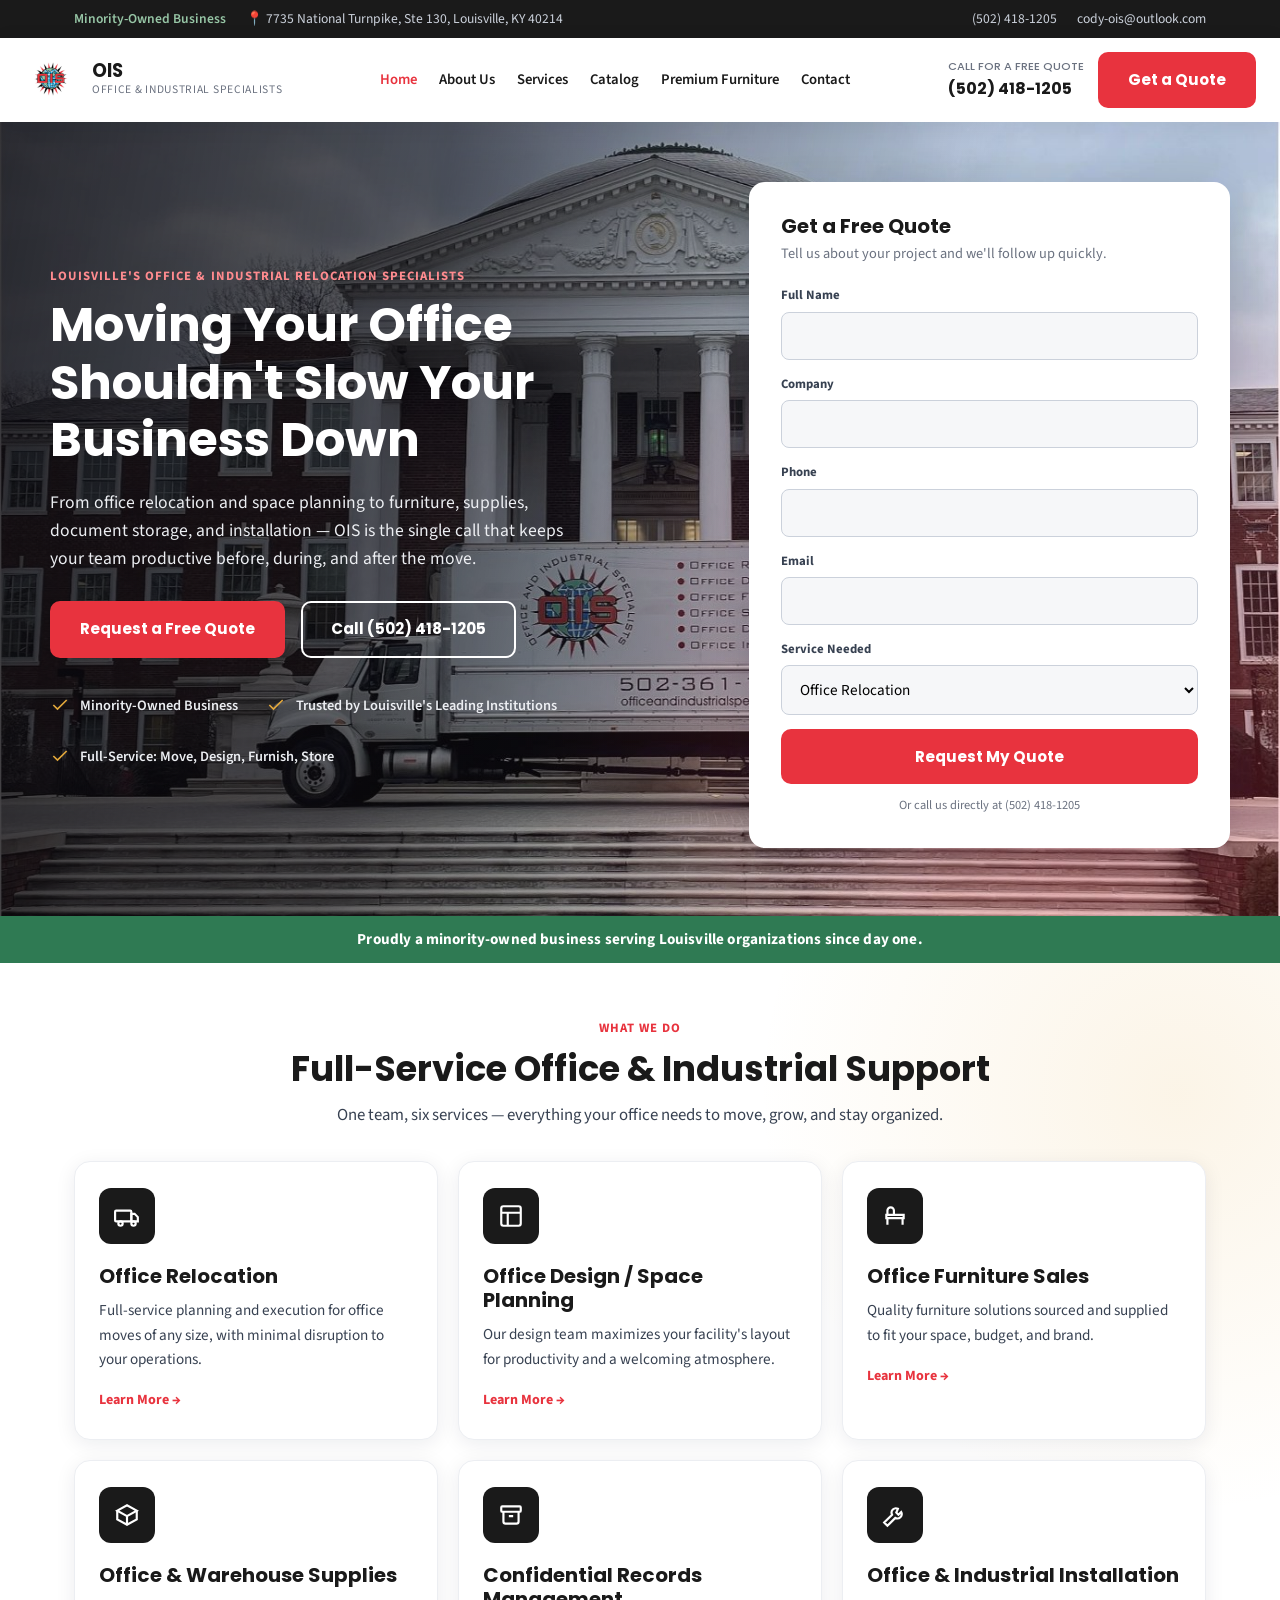
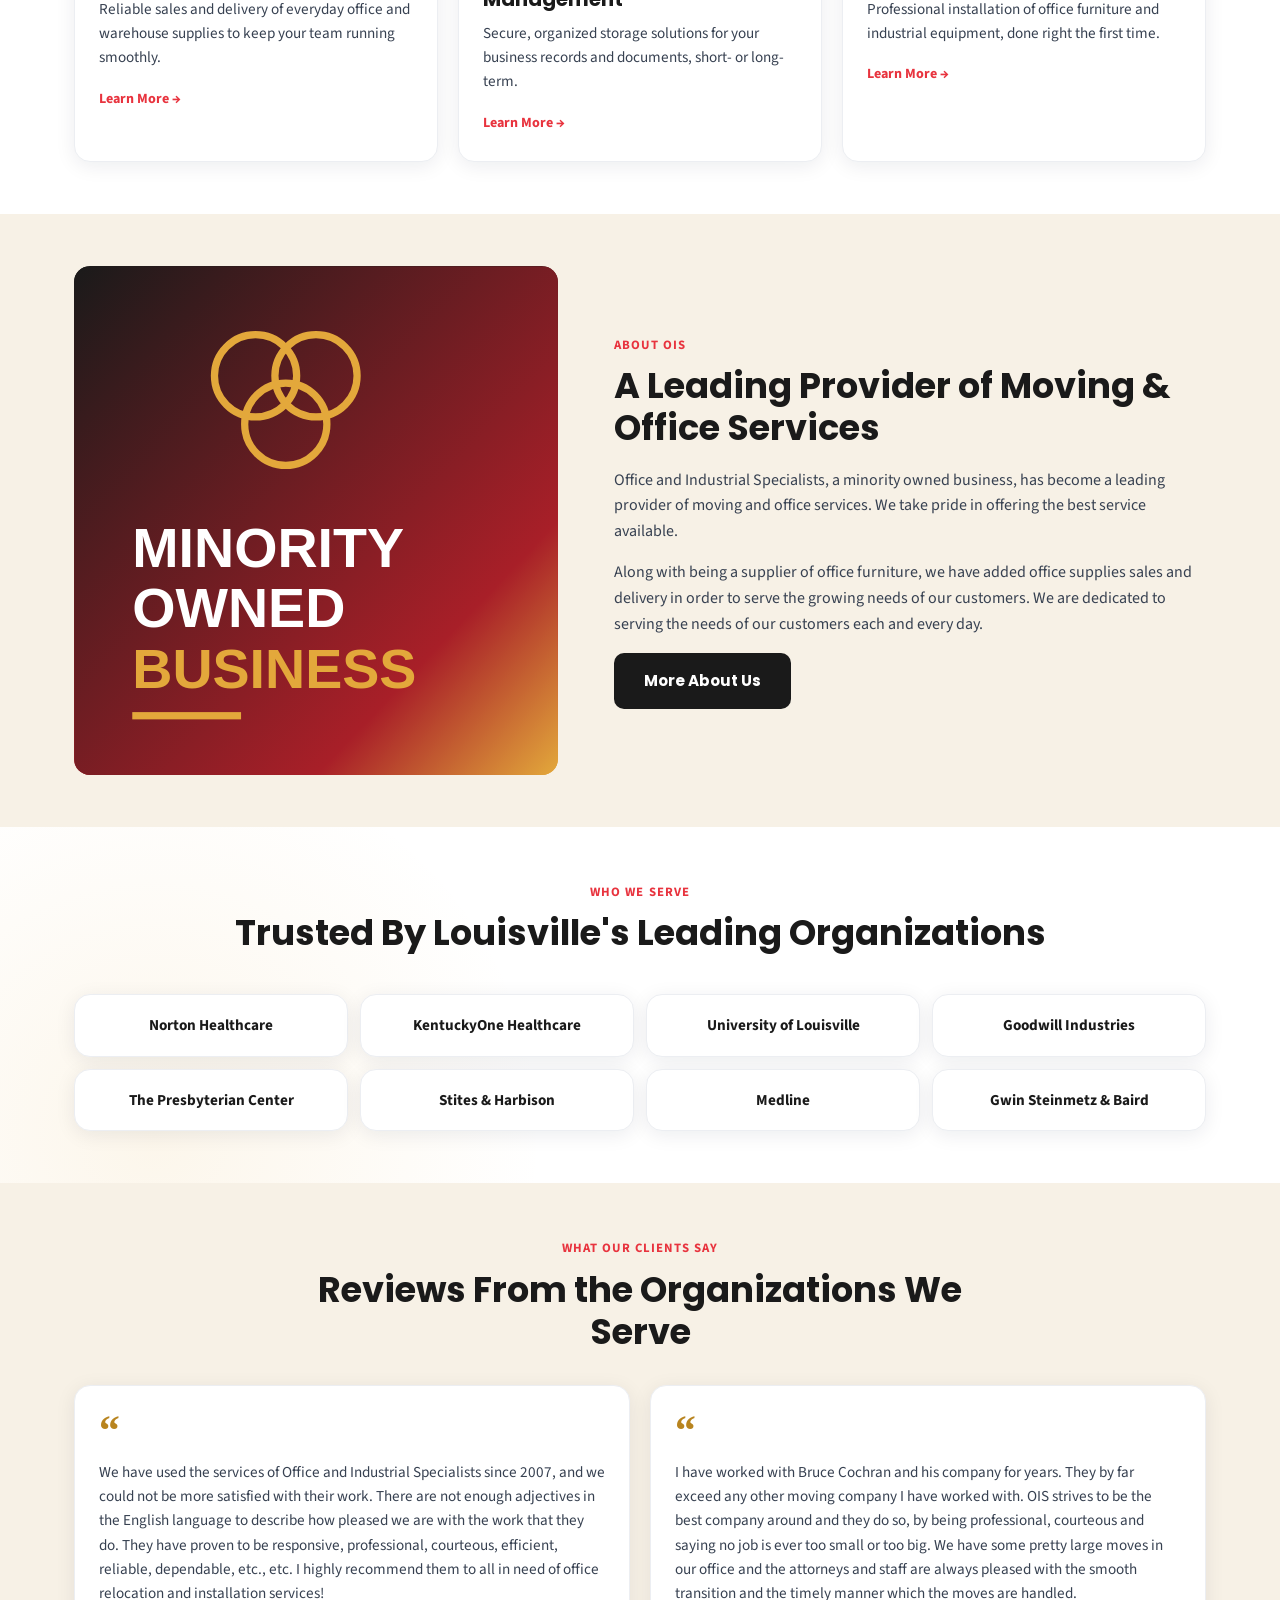
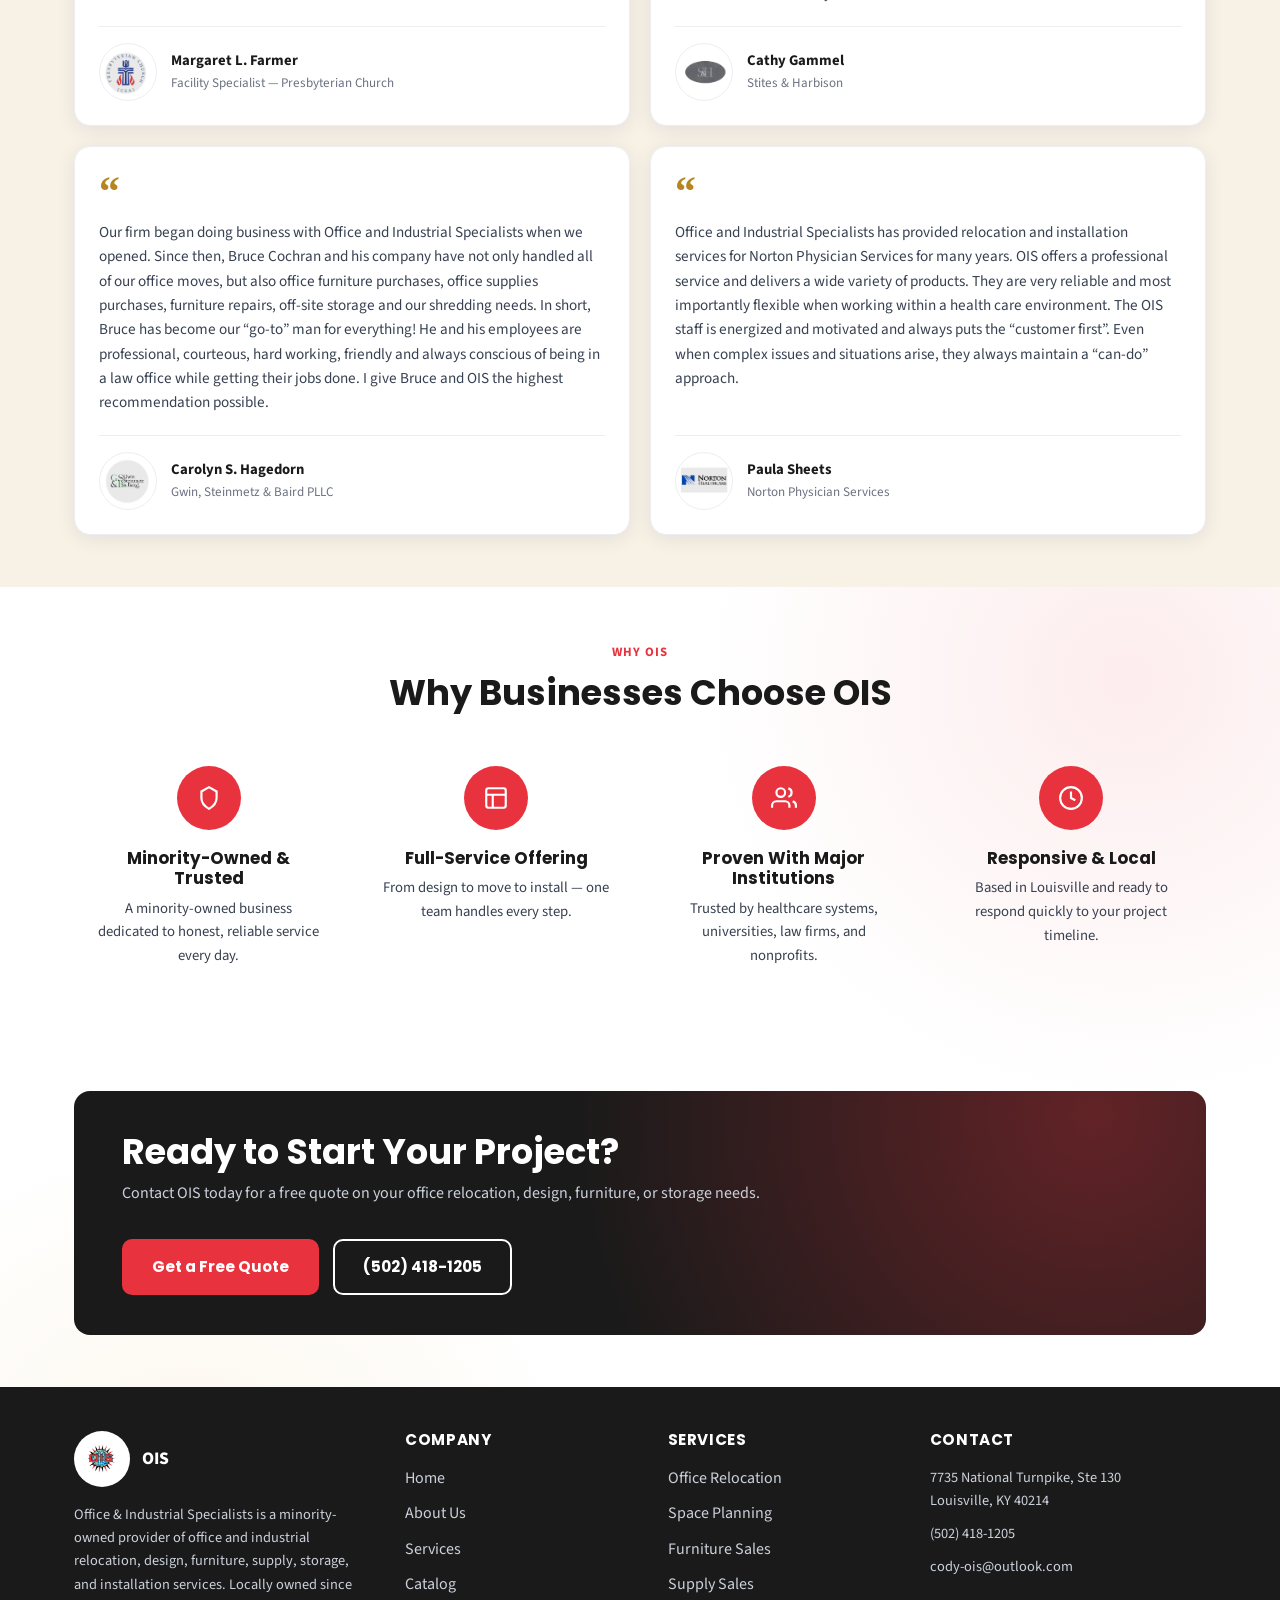
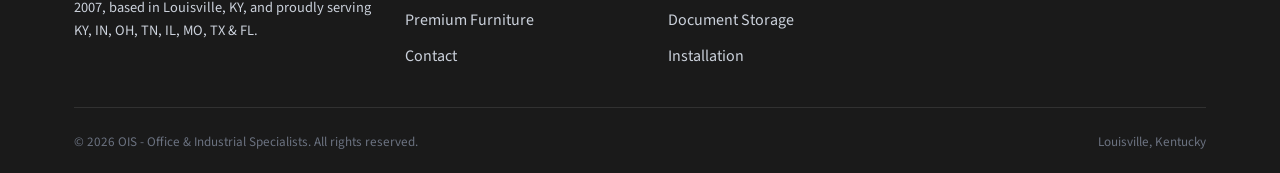
<file: index.html>
<!DOCTYPE html>
<html lang="en">
<head>
<meta charset="UTF-8">
<meta name="viewport" content="width=device-width, initial-scale=1.0">
<title>OIS | Office & Industrial Specialists - Louisville, KY</title>
<meta name="description" content="OIS (Office & Industrial Specialists) is a minority-owned provider of office relocation, space planning, furniture, supplies, document storage, and installation services in Louisville, KY.">
<link rel="preconnect" href="https://fonts.googleapis.com">
<link rel="preconnect" href="https://fonts.gstatic.com" crossorigin>
<link href="https://fonts.googleapis.com/css2?family=Poppins:wght@600;700;800&family=Source+Sans+3:wght@400;500;600;700&display=optional" rel="stylesheet">
<link rel="stylesheet" href="css/style.css">
</head>
<body>

<div class="topbar">
  <div class="container">
    <div class="topbar-contact">
      <span class="topbar-tag">Minority-Owned Business</span>
      <span>📍 7735 National Turnpike, Ste 130, Louisville, KY 40214</span>
    </div>
    <div class="topbar-contact">
      <span><a href="tel:5024181205">(502) 418-1205</a></span>
      <span><a href="mailto:cody-ois@outlook.com">cody-ois@outlook.com</a></span>
    </div>
  </div>
</div>

<header class="site-header">
  <nav class="nav-wrap container">
    <a href="index.html" class="brand">
      <img src="images/logo.png" alt="OIS - Office &amp; Industrial Specialists logo" class="brand-logo">
      <div class="brand-text">
        <div class="brand-name">OIS</div>
        <div class="brand-sub">Office &amp; Industrial Specialists</div>
      </div>
    </a>
    <ul class="nav-links">
      <li><a href="index.html" class="active">Home</a></li>
      <li><a href="about.html">About Us</a></li>
      <li><a href="services.html">Services</a></li>
      <li><a href="catalog.html">Catalog</a></li>
      <li><a href="premium-furniture.html">Premium Furniture</a></li>
      <li><a href="contact.html">Contact</a></li>
    </ul>
    <div class="nav-cta">
      <div class="nav-phone-wrap">
        <a href="tel:5024181205" class="nav-phone"><small>Call for a Free Quote</small>(502) 418-1205</a>
      </div>
      <a href="contact.html" class="btn btn-primary">Get a Quote</a>
      <button class="nav-toggle" aria-label="Toggle menu">
        <span></span><span></span><span></span>
      </button>
    </div>
  </nav>
</header>

<section class="hero">
  <div class="container hero-grid">
    <div class="hero-copy">
      <span class="eyebrow">Louisville's Office &amp; Industrial Relocation Specialists</span>
      <h1>Moving Your Office Shouldn't Slow Your Business Down</h1>
      <p>From office relocation and space planning to furniture, supplies, document storage, and installation &mdash; OIS is the single call that keeps your team productive before, during, and after the move.</p>
      <div class="hero-actions">
        <a href="contact.html" class="btn btn-primary">Request a Free Quote</a>
        <a href="tel:5024181205" class="btn btn-outline">Call (502) 418-1205</a>
      </div>
      <div class="hero-badges">
        <div class="hero-badge">
          <svg width="20" height="20" viewBox="0 0 24 24" fill="none" stroke="currentColor" stroke-width="2"><path d="M20 6L9 17l-5-5"/></svg>
          Minority-Owned Business
        </div>
        <div class="hero-badge">
          <svg width="20" height="20" viewBox="0 0 24 24" fill="none" stroke="currentColor" stroke-width="2"><path d="M20 6L9 17l-5-5"/></svg>
          Trusted by Louisville's Leading Institutions
        </div>
        <div class="hero-badge">
          <svg width="20" height="20" viewBox="0 0 24 24" fill="none" stroke="currentColor" stroke-width="2"><path d="M20 6L9 17l-5-5"/></svg>
          Full-Service: Move, Design, Furnish, Store
        </div>
      </div>
    </div>

    <div class="quote-card">
      <h3>Get a Free Quote</h3>
      <p class="quote-sub">Tell us about your project and we'll follow up quickly.</p>
      <form data-quote-form action="https://formsubmit.co/cody-ois@outlook.com" method="POST">
        <input type="hidden" name="_subject" value="New Quote Request - OIS Website">
        <input type="hidden" name="_template" value="table">
        <input type="text" name="_honey" style="display:none" tabindex="-1" autocomplete="off">
        <div class="form-row">
          <label for="name">Full Name</label>
          <input type="text" id="name" name="name" required>
        </div>
        <div class="form-row">
          <label for="company">Company</label>
          <input type="text" id="company" name="company">
        </div>
        <div class="form-row">
          <label for="phone">Phone</label>
          <input type="tel" id="phone" name="phone" required>
        </div>
        <div class="form-row">
          <label for="email">Email</label>
          <input type="email" id="email" name="email" required>
        </div>
        <div class="form-row">
          <label for="service">Service Needed</label>
          <select id="service" name="service">
            <option>Office Relocation</option>
            <option>Office Design / Space Planning</option>
            <option>Office Furniture Sales</option>
            <option>Office Supply Sales</option>
            <option>Office Document Storage</option>
            <option>Office Installation</option>
            <option>Not Sure Yet</option>
          </select>
        </div>
        <button type="submit" class="btn btn-primary btn-block">Request My Quote</button>
      </form>
      <div class="form-success">Thanks! Your request has been received &mdash; we'll be in touch shortly.</div>
      <p class="form-note">Or call us directly at <a href="tel:5024181205">(502) 418-1205</a></p>
    </div>
  </div>
</section>

<div class="mwbe-banner">Proudly a minority-owned business serving Louisville organizations since day one.</div>

<section class="section" id="services">
  <div class="container">
    <div class="section-header">
      <span class="eyebrow">What We Do</span>
      <h2>Full-Service Office &amp; Industrial Support</h2>
      <p>One team, six services &mdash; everything your office needs to move, grow, and stay organized.</p>
    </div>
    <div class="services-grid">

      <div class="service-card">
        <div class="service-icon">
          <svg width="26" height="26" viewBox="0 0 24 24" fill="none" stroke="currentColor" stroke-width="2"><rect x="1" y="7" width="15" height="10" rx="1"/><path d="M16 10h3l3 3v4h-6z"/><circle cx="6" cy="19" r="2"/><circle cx="18" cy="19" r="2"/></svg>
        </div>
        <h3>Office Relocation</h3>
        <p>Full-service planning and execution for office moves of any size, with minimal disruption to your operations.</p>
        <a href="services.html#office-relocation" class="service-link">Learn More →</a>
      </div>

      <div class="service-card">
        <div class="service-icon">
          <svg width="26" height="26" viewBox="0 0 24 24" fill="none" stroke="currentColor" stroke-width="2"><rect x="3" y="3" width="18" height="18" rx="2"/><path d="M3 9h18M9 21V9"/></svg>
        </div>
        <h3>Office Design / Space Planning</h3>
        <p>Our design team maximizes your facility's layout for productivity and a welcoming atmosphere.</p>
        <a href="services.html#space-planning" class="service-link">Learn More →</a>
      </div>

      <div class="service-card">
        <div class="service-icon">
          <svg width="26" height="26" viewBox="0 0 24 24" fill="none" stroke="currentColor" stroke-width="2"><path d="M5 11V7a3 3 0 016 0v4M4 11h16v3H4z"/><path d="M5 14v6M19 14v6"/></svg>
        </div>
        <h3>Office Furniture Sales</h3>
        <p>Quality furniture solutions sourced and supplied to fit your space, budget, and brand.</p>
        <a href="services.html#furniture-sales" class="service-link">Learn More →</a>
      </div>

      <div class="service-card">
        <div class="service-icon">
          <svg width="26" height="26" viewBox="0 0 24 24" fill="none" stroke="currentColor" stroke-width="2"><path d="M21 8L12 3 3 8l9 5 9-5z"/><path d="M3 8v8l9 5 9-5V8M12 13v8"/></svg>
        </div>
        <h3>Office &amp; Warehouse Supplies</h3>
        <p>Reliable sales and delivery of everyday office and warehouse supplies to keep your team running smoothly.</p>
        <a href="services.html#supply-sales" class="service-link">Learn More →</a>
      </div>

      <div class="service-card">
        <div class="service-icon">
          <svg width="26" height="26" viewBox="0 0 24 24" fill="none" stroke="currentColor" stroke-width="2"><rect x="3" y="4" width="18" height="5" rx="1"/><path d="M5 9v9a2 2 0 002 2h10a2 2 0 002-2V9M10 13h4"/></svg>
        </div>
        <h3>Confidential Records Management</h3>
        <p>Secure, organized storage solutions for your business records and documents, short- or long-term.</p>
        <a href="services.html#document-storage" class="service-link">Learn More →</a>
      </div>

      <div class="service-card">
        <div class="service-icon">
          <svg width="26" height="26" viewBox="0 0 24 24" fill="none" stroke="currentColor" stroke-width="2"><path d="M14.7 6.3a4 4 0 00-5.4 5.4L2 19l3 3 7.3-7.3a4 4 0 005.4-5.4l-2.5 2.5-2-2z"/></svg>
        </div>
        <h3>Office &amp; Industrial Installation</h3>
        <p>Professional installation of office furniture and industrial equipment, done right the first time.</p>
        <a href="services.html#installation" class="service-link">Learn More →</a>
      </div>

    </div>
  </div>
</section>

<section class="section section-alt">
  <div class="container split">
    <div class="split-visual">
      <img src="images/badge-minority-owned.svg" alt="Minority-Owned Business badge" class="badge-poster">
    </div>
    <div>
      <span class="eyebrow">About OIS</span>
      <h2>A Leading Provider of Moving &amp; Office Services</h2>
      <p>Office and Industrial Specialists, a minority owned business, has become a leading provider of moving and office services. We take pride in offering the best service available.</p>
      <p>Along with being a supplier of office furniture, we have added office supplies sales and delivery in order to serve the growing needs of our customers. We are dedicated to serving the needs of our customers each and every day.</p>
      <a href="about.html" class="btn btn-navy">More About Us</a>
    </div>
  </div>
</section>

<section class="section">
  <div class="container clients-wrap">
    <span class="eyebrow">Who We Serve</span>
    <h2>Trusted By Louisville's Leading Organizations</h2>
    <div class="clients-grid">
      <div class="client-pill">Norton Healthcare</div>
      <div class="client-pill">KentuckyOne Healthcare</div>
      <div class="client-pill">University of Louisville</div>
      <div class="client-pill">Goodwill Industries</div>
      <div class="client-pill">The Presbyterian Center</div>
      <div class="client-pill">Stites &amp; Harbison</div>
      <div class="client-pill">Medline</div>
      <div class="client-pill">Gwin Steinmetz &amp; Baird</div>
    </div>
  </div>
</section>

<section class="section section-alt">
  <div class="container">
    <div class="section-header">
      <span class="eyebrow">What Our Clients Say</span>
      <h2>Reviews From the Organizations We Serve</h2>
    </div>
    <div class="testimonials-grid">

      <div class="testimonial-card">
        <div class="testimonial-quote-mark">&ldquo;</div>
        <p>We have used the services of Office and Industrial Specialists since 2007, and we could not be more satisfied with their work. There are not enough adjectives in the English language to describe how pleased we are with the work that they do. They have proven to be responsive, professional, courteous, efficient, reliable, dependable, etc., etc. I highly recommend them to all in need of office relocation and installation services!</p>
        <div class="testimonial-author">
          <div class="testimonial-avatar"><img src="images/ois-presbyterian-church.png" alt="Presbyterian Church logo"></div>
          <div>
            <strong>Margaret L. Farmer</strong>
            <span>Facility Specialist &mdash; Presbyterian Church</span>
          </div>
        </div>
      </div>

      <div class="testimonial-card">
        <div class="testimonial-quote-mark">&ldquo;</div>
        <p>I have worked with Bruce Cochran and his company for years. They by far exceed any other moving company I have worked with. OIS strives to be the best company around and they do so, by being professional, courteous and saying no job is ever too small or too big. We have some pretty large moves in our office and the attorneys and staff are always pleased with the smooth transition and the timely manner which the moves are handled.</p>
        <div class="testimonial-author">
          <div class="testimonial-avatar"><img src="images/ois-sh.png" alt="Stites &amp; Harbison logo"></div>
          <div>
            <strong>Cathy Gammel</strong>
            <span>Stites &amp; Harbison</span>
          </div>
        </div>
      </div>

      <div class="testimonial-card">
        <div class="testimonial-quote-mark">&ldquo;</div>
        <p>Our firm began doing business with Office and Industrial Specialists when we opened. Since then, Bruce Cochran and his company have not only handled all of our office moves, but also office furniture purchases, office supplies purchases, furniture repairs, off-site storage and our shredding needs. In short, Bruce has become our &ldquo;go-to&rdquo; man for everything! He and his employees are professional, courteous, hard working, friendly and always conscious of being in a law office while getting their jobs done. I give Bruce and OIS the highest recommendation possible.</p>
        <div class="testimonial-author">
          <div class="testimonial-avatar"><img src="images/ois-gsb.png" alt="Gwin, Steinmetz &amp; Baird logo"></div>
          <div>
            <strong>Carolyn S. Hagedorn</strong>
            <span>Gwin, Steinmetz &amp; Baird PLLC</span>
          </div>
        </div>
      </div>

      <div class="testimonial-card">
        <div class="testimonial-quote-mark">&ldquo;</div>
        <p>Office and Industrial Specialists has provided relocation and installation services for Norton Physician Services for many years. OIS offers a professional service and delivers a wide variety of products. They are very reliable and most importantly flexible when working within a health care environment. The OIS staff is energized and motivated and always puts the &ldquo;customer first&rdquo;. Even when complex issues and situations arise, they always maintain a &ldquo;can-do&rdquo; approach.</p>
        <div class="testimonial-author">
          <div class="testimonial-avatar"><img src="images/ois-norton.png" alt="Norton Healthcare logo"></div>
          <div>
            <strong>Paula Sheets</strong>
            <span>Norton Physician Services</span>
          </div>
        </div>
      </div>

    </div>
  </div>
</section>

<section class="section">
  <div class="container">
    <div class="section-header">
      <span class="eyebrow">Why OIS</span>
      <h2>Why Businesses Choose OIS</h2>
    </div>
    <div class="features-grid">
      <div class="feature-card">
        <div class="feature-icon">
          <svg width="26" height="26" viewBox="0 0 24 24" fill="none" stroke="currentColor" stroke-width="2"><path d="M12 2l7 4v6c0 5-3.5 8-7 10-3.5-2-7-5-7-10V6l7-4z"/></svg>
        </div>
        <h3>Minority-Owned &amp; Trusted</h3>
        <p>A minority-owned business dedicated to honest, reliable service every day.</p>
      </div>
      <div class="feature-card">
        <div class="feature-icon">
          <svg width="26" height="26" viewBox="0 0 24 24" fill="none" stroke="currentColor" stroke-width="2"><rect x="3" y="3" width="18" height="18" rx="2"/><path d="M3 9h18M9 21V9"/></svg>
        </div>
        <h3>Full-Service Offering</h3>
        <p>From design to move to install &mdash; one team handles every step.</p>
      </div>
      <div class="feature-card">
        <div class="feature-icon">
          <svg width="26" height="26" viewBox="0 0 24 24" fill="none" stroke="currentColor" stroke-width="2"><path d="M17 21v-2a4 4 0 00-4-4H5a4 4 0 00-4 4v2"/><circle cx="9" cy="7" r="4"/><path d="M23 21v-2a4 4 0 00-3-3.87M16 3.13a4 4 0 010 7.75"/></svg>
        </div>
        <h3>Proven With Major Institutions</h3>
        <p>Trusted by healthcare systems, universities, law firms, and nonprofits.</p>
      </div>
      <div class="feature-card">
        <div class="feature-icon">
          <svg width="26" height="26" viewBox="0 0 24 24" fill="none" stroke="currentColor" stroke-width="2"><circle cx="12" cy="12" r="10"/><path d="M12 6v6l4 2"/></svg>
        </div>
        <h3>Responsive &amp; Local</h3>
        <p>Based in Louisville and ready to respond quickly to your project timeline.</p>
      </div>
    </div>
  </div>
</section>

<section class="section">
  <div class="container">
    <div class="cta-banner">
      <div>
        <h2>Ready to Start Your Project?</h2>
        <p>Contact OIS today for a free quote on your office relocation, design, furniture, or storage needs.</p>
      </div>
      <div class="cta-actions">
        <a href="contact.html" class="btn btn-primary">Get a Free Quote</a>
        <a href="tel:5024181205" class="btn btn-outline">(502) 418-1205</a>
      </div>
    </div>
  </div>
</section>

<footer class="site-footer">
  <div class="container">
    <div class="footer-grid">
      <div class="footer-col">
        <div class="footer-brand">
          <img src="images/logo.png" alt="OIS - Office &amp; Industrial Specialists logo" class="brand-logo">
          <div class="brand-name">OIS</div>
        </div>
        <p>Office &amp; Industrial Specialists is a minority-owned provider of office and industrial relocation, design, furniture, supply, storage, and installation services. Locally owned since 2007, based in Louisville, KY, and proudly serving KY, IN, OH, TN, IL, MO, TX &amp; FL.</p>
      </div>
      <div class="footer-col">
        <h4>Company</h4>
        <ul>
          <li><a href="index.html">Home</a></li>
          <li><a href="about.html">About Us</a></li>
          <li><a href="services.html">Services</a></li>
          <li><a href="catalog.html">Catalog</a></li>
          <li><a href="premium-furniture.html">Premium Furniture</a></li>
          <li><a href="contact.html">Contact</a></li>
        </ul>
      </div>
      <div class="footer-col">
        <h4>Services</h4>
        <ul>
          <li><a href="services.html#office-relocation">Office Relocation</a></li>
          <li><a href="services.html#space-planning">Space Planning</a></li>
          <li><a href="services.html#furniture-sales">Furniture Sales</a></li>
          <li><a href="services.html#supply-sales">Supply Sales</a></li>
          <li><a href="services.html#document-storage">Document Storage</a></li>
          <li><a href="services.html#installation">Installation</a></li>
        </ul>
      </div>
      <div class="footer-col">
        <h4>Contact</h4>
        <p>7735 National Turnpike, Ste 130<br>Louisville, KY 40214</p>
        <p><a href="tel:5024181205">(502) 418-1205</a></p>
        <p><a href="mailto:cody-ois@outlook.com">cody-ois@outlook.com</a></p>
      </div>
    </div>
    <div class="footer-bottom">
      <span>&copy; <span data-year></span> OIS - Office &amp; Industrial Specialists. All rights reserved.</span>
      <span>Louisville, Kentucky</span>
    </div>
  </div>
</footer>

<script src="js/main.js"></script>
</body>
</html>
</file>
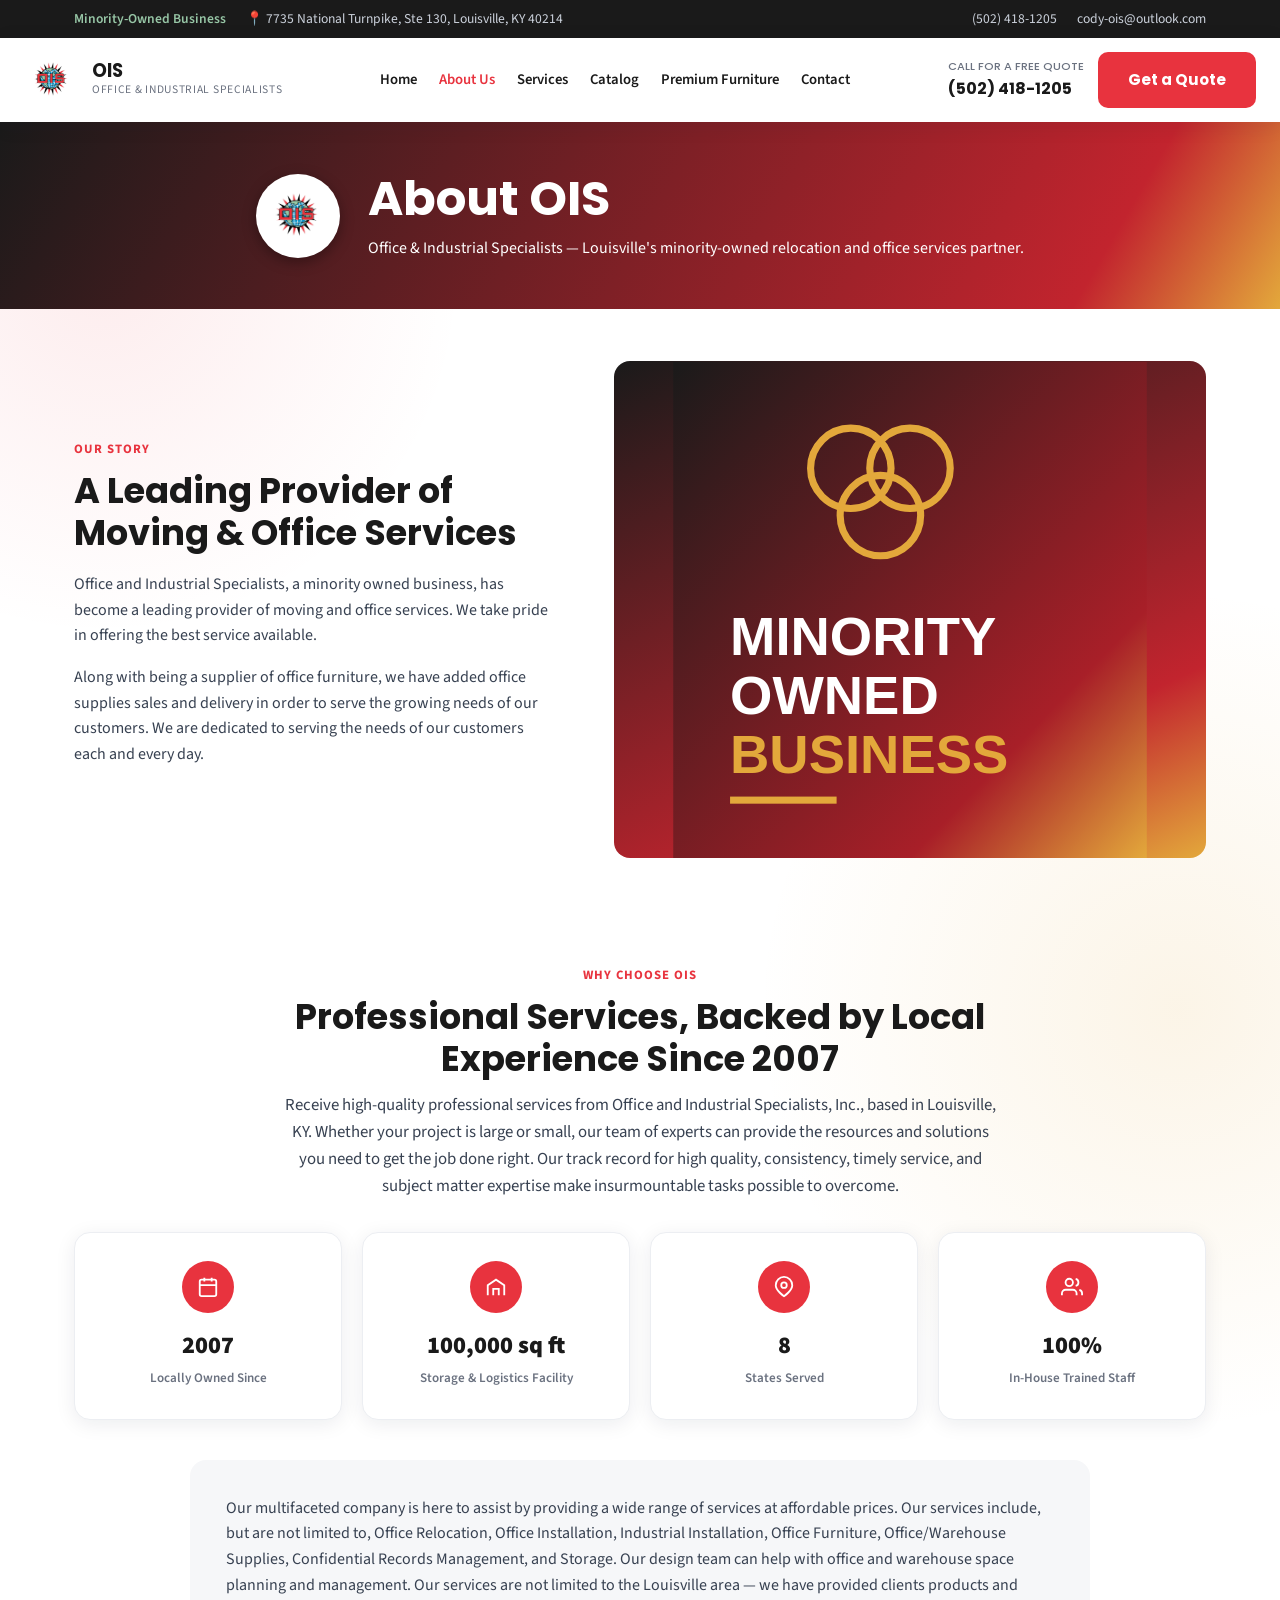
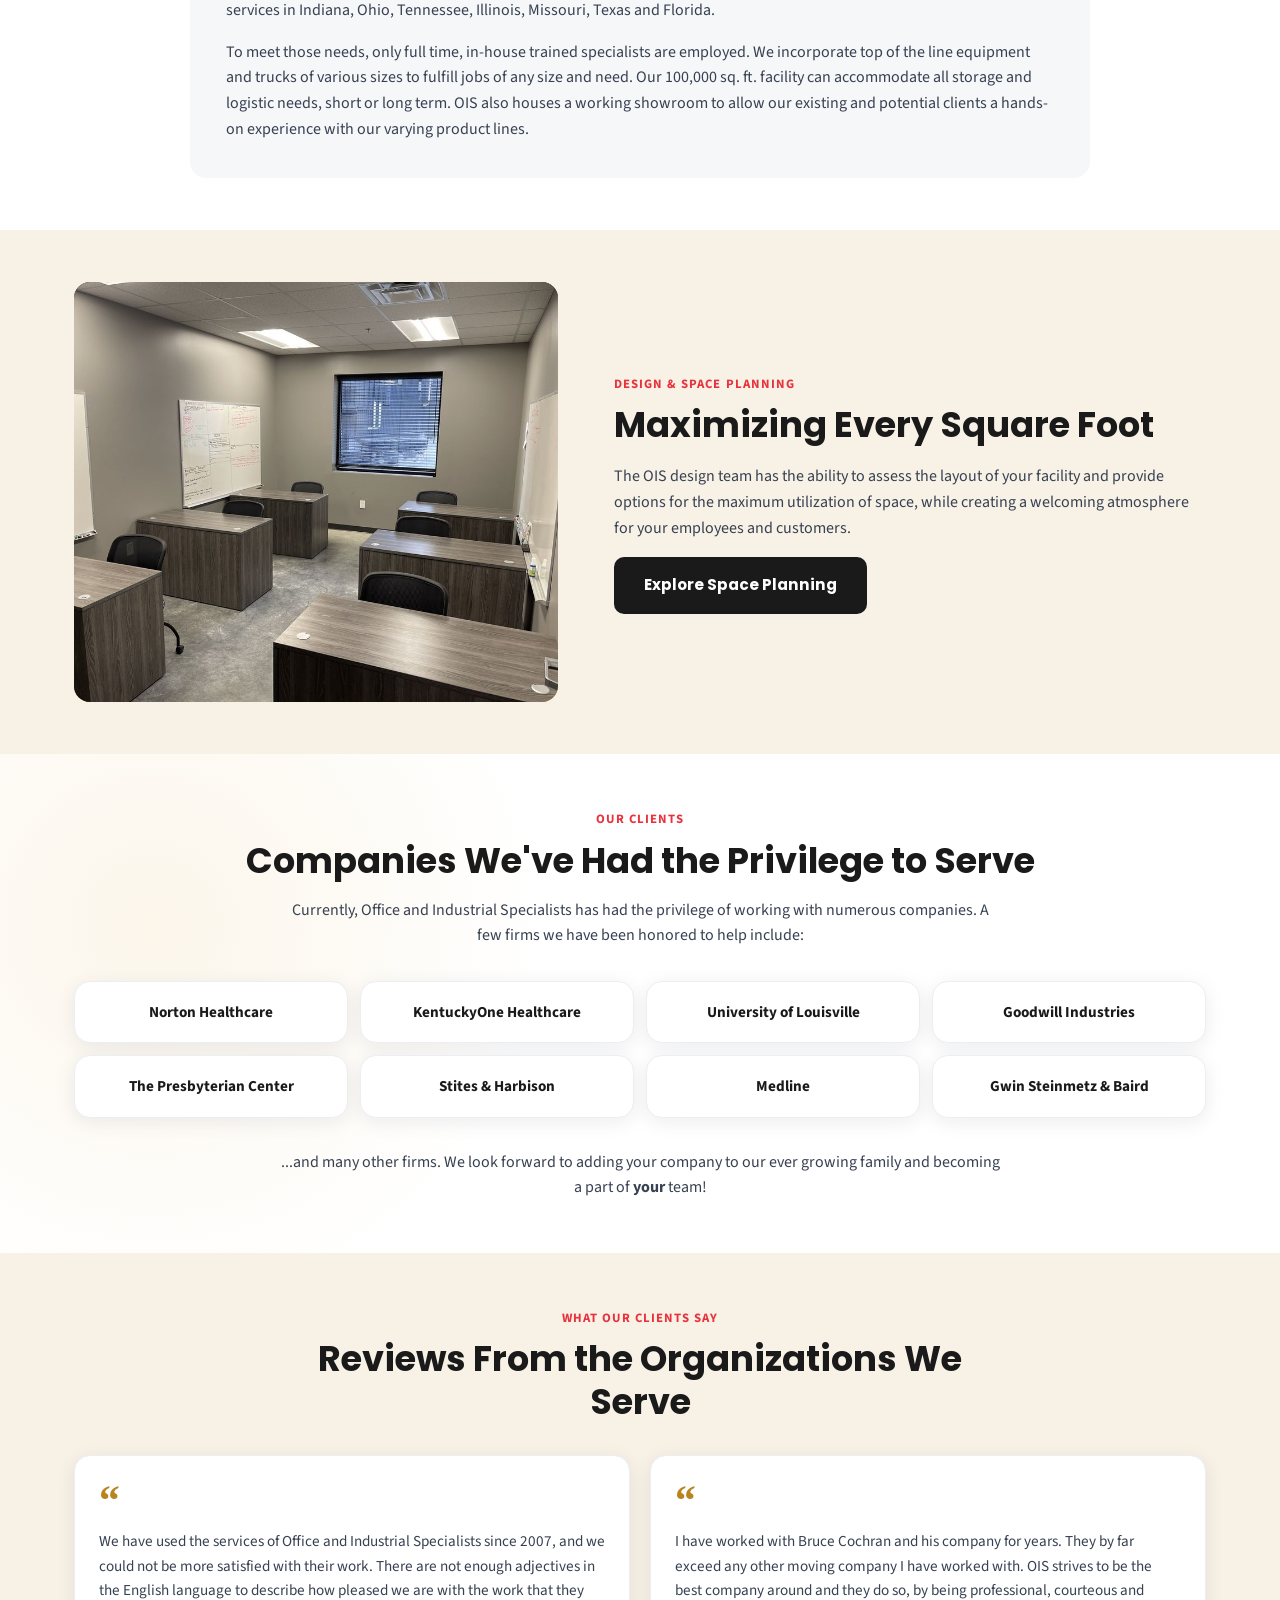
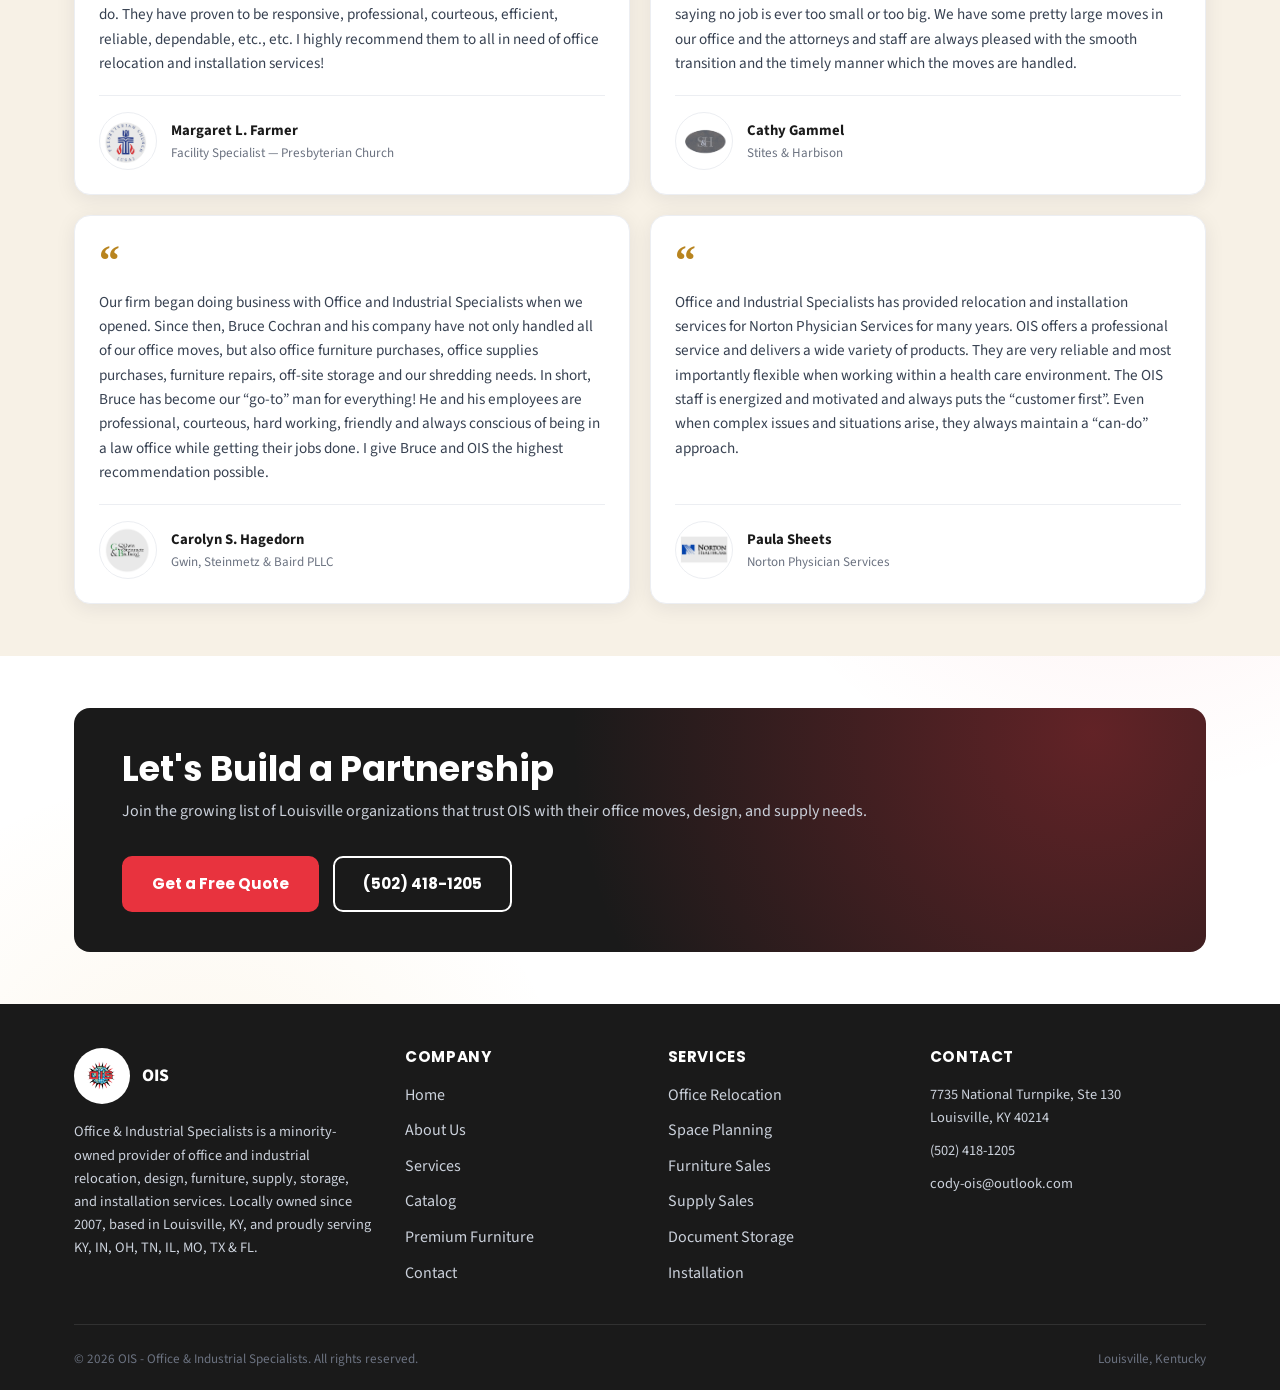
<file: about.html>
<!DOCTYPE html>
<html lang="en">
<head>
<meta charset="UTF-8">
<meta name="viewport" content="width=device-width, initial-scale=1.0">
<title>About Us | OIS - Office & Industrial Specialists</title>
<meta name="description" content="Learn about OIS (Office & Industrial Specialists), a minority-owned Louisville, KY business providing office relocation, design, furniture, supply, storage, and installation services.">
<link rel="preconnect" href="https://fonts.googleapis.com">
<link rel="preconnect" href="https://fonts.gstatic.com" crossorigin>
<link href="https://fonts.googleapis.com/css2?family=Poppins:wght@600;700;800&family=Source+Sans+3:wght@400;500;600;700&display=optional" rel="stylesheet">
<link rel="stylesheet" href="css/style.css">
</head>
<body>

<div class="topbar">
  <div class="container">
    <div class="topbar-contact">
      <span class="topbar-tag">Minority-Owned Business</span>
      <span>📍 7735 National Turnpike, Ste 130, Louisville, KY 40214</span>
    </div>
    <div class="topbar-contact">
      <span><a href="tel:5024181205">(502) 418-1205</a></span>
      <span><a href="mailto:cody-ois@outlook.com">cody-ois@outlook.com</a></span>
    </div>
  </div>
</div>

<header class="site-header">
  <nav class="nav-wrap container">
    <a href="index.html" class="brand">
      <img src="images/logo.png" alt="OIS - Office &amp; Industrial Specialists logo" class="brand-logo">
      <div class="brand-text">
        <div class="brand-name">OIS</div>
        <div class="brand-sub">Office &amp; Industrial Specialists</div>
      </div>
    </a>
    <ul class="nav-links">
      <li><a href="index.html">Home</a></li>
      <li><a href="about.html" class="active">About Us</a></li>
      <li><a href="services.html">Services</a></li>
      <li><a href="catalog.html">Catalog</a></li>
      <li><a href="premium-furniture.html">Premium Furniture</a></li>
      <li><a href="contact.html">Contact</a></li>
    </ul>
    <div class="nav-cta">
      <div class="nav-phone-wrap">
        <a href="tel:5024181205" class="nav-phone"><small>Call for a Free Quote</small>(502) 418-1205</a>
      </div>
      <a href="contact.html" class="btn btn-primary">Get a Quote</a>
      <button class="nav-toggle" aria-label="Toggle menu">
        <span></span><span></span><span></span>
      </button>
    </div>
  </nav>
</header>

<section class="page-hero">
  <div class="container page-hero-content">
    <img src="images/logo.png" alt="OIS - Office &amp; Industrial Specialists logo" class="page-hero-logo">
    <div class="page-hero-text">
      <h1>About OIS</h1>
      <p>Office &amp; Industrial Specialists &mdash; Louisville's minority-owned relocation and office services partner.</p>
    </div>
  </div>
</section>

<section class="section">
  <div class="container split">
    <div>
      <span class="eyebrow">Our Story</span>
      <h2>A Leading Provider of Moving &amp; Office Services</h2>
      <p>Office and Industrial Specialists, a minority owned business, has become a leading provider of moving and office services. We take pride in offering the best service available.</p>
      <p>Along with being a supplier of office furniture, we have added office supplies sales and delivery in order to serve the growing needs of our customers. We are dedicated to serving the needs of our customers each and every day.</p>
    </div>
    <div class="split-visual">
      <img src="images/badge-minority-owned.svg" alt="Minority-Owned Business badge" class="badge-poster badge-poster-sm">
    </div>
  </div>
</section>

<section class="section">
  <div class="container">
    <div class="section-header">
      <span class="eyebrow">Why Choose OIS</span>
      <h2>Professional Services, Backed by Local Experience Since 2007</h2>
      <p>Receive high-quality professional services from Office and Industrial Specialists, Inc., based in Louisville, KY. Whether your project is large or small, our team of experts can provide the resources and solutions you need to get the job done right. Our track record for high quality, consistency, timely service, and subject matter expertise make insurmountable tasks possible to overcome.</p>
    </div>

    <div class="overview-stats">
      <div class="overview-stat">
        <div class="overview-stat-icon">
          <svg width="22" height="22" viewBox="0 0 24 24" fill="none" stroke="currentColor" stroke-width="2"><rect x="3" y="4" width="18" height="18" rx="2"/><path d="M16 2v4M8 2v4M3 10h18"/></svg>
        </div>
        <b>2007</b>
        <span>Locally Owned Since</span>
      </div>
      <div class="overview-stat">
        <div class="overview-stat-icon">
          <svg width="22" height="22" viewBox="0 0 24 24" fill="none" stroke="currentColor" stroke-width="2"><path d="M3 21V10l9-6 9 6v11"/><path d="M9 21v-7h6v7"/></svg>
        </div>
        <b>100,000 sq ft</b>
        <span>Storage &amp; Logistics Facility</span>
      </div>
      <div class="overview-stat">
        <div class="overview-stat-icon">
          <svg width="22" height="22" viewBox="0 0 24 24" fill="none" stroke="currentColor" stroke-width="2"><path d="M21 10c0 6-9 12-9 12s-9-6-9-12a9 9 0 0118 0z"/><circle cx="12" cy="10" r="3"/></svg>
        </div>
        <b>8</b>
        <span>States Served</span>
      </div>
      <div class="overview-stat">
        <div class="overview-stat-icon">
          <svg width="22" height="22" viewBox="0 0 24 24" fill="none" stroke="currentColor" stroke-width="2"><path d="M17 21v-2a4 4 0 00-4-4H5a4 4 0 00-4 4v2"/><circle cx="9" cy="7" r="4"/><path d="M23 21v-2a4 4 0 00-3-3.87M16 3.13a4 4 0 010 7.75"/></svg>
        </div>
        <b>100%</b>
        <span>In-House Trained Staff</span>
      </div>
    </div>

    <div class="overview-panel">
      <p>Our multifaceted company is here to assist by providing a wide range of services at affordable prices. Our services include, but are not limited to, Office Relocation, Office Installation, Industrial Installation, Office Furniture, Office/Warehouse Supplies, Confidential Records Management, and Storage. Our design team can help with office and warehouse space planning and management. Our services are not limited to the Louisville area &mdash; we have provided clients products and services in Indiana, Ohio, Tennessee, Illinois, Missouri, Texas and Florida.</p>
      <p>To meet those needs, only full time, in-house trained specialists are employed. We incorporate top of the line equipment and trucks of various sizes to fulfill jobs of any size and need. Our 100,000 sq. ft. facility can accommodate all storage and logistic needs, short or long term. OIS also houses a working showroom to allow our existing and potential clients a hands-on experience with our varying product lines.</p>
    </div>
  </div>
</section>

<section class="section section-alt">
  <div class="container split">
    <div class="split-visual">
      <img src="images/ois-maixmize-space.jpeg" alt="Efficiently space-planned office with desks arranged to maximize the room" class="split-photo">
    </div>
    <div>
      <span class="eyebrow">Design &amp; Space Planning</span>
      <h2>Maximizing Every Square Foot</h2>
      <p>The OIS design team has the ability to assess the layout of your facility and provide options for the maximum utilization of space, while creating a welcoming atmosphere for your employees and customers.</p>
      <a href="services.html#space-planning" class="btn btn-navy">Explore Space Planning</a>
    </div>
  </div>
</section>

<section class="section">
  <div class="container clients-wrap">
    <span class="eyebrow">Our Clients</span>
    <h2>Companies We've Had the Privilege to Serve</h2>
    <p style="max-width:720px;margin:16px auto 0;color:var(--gray-700);">Currently, Office and Industrial Specialists has had the privilege of working with numerous companies. A few firms we have been honored to help include:</p>
    <div class="clients-grid mt-32">
      <div class="client-pill">Norton Healthcare</div>
      <div class="client-pill">KentuckyOne Healthcare</div>
      <div class="client-pill">University of Louisville</div>
      <div class="client-pill">Goodwill Industries</div>
      <div class="client-pill">The Presbyterian Center</div>
      <div class="client-pill">Stites &amp; Harbison</div>
      <div class="client-pill">Medline</div>
      <div class="client-pill">Gwin Steinmetz &amp; Baird</div>
    </div>
    <p style="max-width:720px;margin:32px auto 0;color:var(--gray-700);">...and many other firms. We look forward to adding your company to our ever growing family and becoming a part of <strong>your</strong> team!</p>
  </div>
</section>

<section class="section section-alt">
  <div class="container">
    <div class="section-header">
      <span class="eyebrow">What Our Clients Say</span>
      <h2>Reviews From the Organizations We Serve</h2>
    </div>
    <div class="testimonials-grid">

      <div class="testimonial-card">
        <div class="testimonial-quote-mark">&ldquo;</div>
        <p>We have used the services of Office and Industrial Specialists since 2007, and we could not be more satisfied with their work. There are not enough adjectives in the English language to describe how pleased we are with the work that they do. They have proven to be responsive, professional, courteous, efficient, reliable, dependable, etc., etc. I highly recommend them to all in need of office relocation and installation services!</p>
        <div class="testimonial-author">
          <div class="testimonial-avatar"><img src="images/ois-presbyterian-church.png" alt="Presbyterian Church logo"></div>
          <div>
            <strong>Margaret L. Farmer</strong>
            <span>Facility Specialist &mdash; Presbyterian Church</span>
          </div>
        </div>
      </div>

      <div class="testimonial-card">
        <div class="testimonial-quote-mark">&ldquo;</div>
        <p>I have worked with Bruce Cochran and his company for years. They by far exceed any other moving company I have worked with. OIS strives to be the best company around and they do so, by being professional, courteous and saying no job is ever too small or too big. We have some pretty large moves in our office and the attorneys and staff are always pleased with the smooth transition and the timely manner which the moves are handled.</p>
        <div class="testimonial-author">
          <div class="testimonial-avatar"><img src="images/ois-sh.png" alt="Stites &amp; Harbison logo"></div>
          <div>
            <strong>Cathy Gammel</strong>
            <span>Stites &amp; Harbison</span>
          </div>
        </div>
      </div>

      <div class="testimonial-card">
        <div class="testimonial-quote-mark">&ldquo;</div>
        <p>Our firm began doing business with Office and Industrial Specialists when we opened. Since then, Bruce Cochran and his company have not only handled all of our office moves, but also office furniture purchases, office supplies purchases, furniture repairs, off-site storage and our shredding needs. In short, Bruce has become our &ldquo;go-to&rdquo; man for everything! He and his employees are professional, courteous, hard working, friendly and always conscious of being in a law office while getting their jobs done. I give Bruce and OIS the highest recommendation possible.</p>
        <div class="testimonial-author">
          <div class="testimonial-avatar"><img src="images/ois-gsb.png" alt="Gwin, Steinmetz &amp; Baird logo"></div>
          <div>
            <strong>Carolyn S. Hagedorn</strong>
            <span>Gwin, Steinmetz &amp; Baird PLLC</span>
          </div>
        </div>
      </div>

      <div class="testimonial-card">
        <div class="testimonial-quote-mark">&ldquo;</div>
        <p>Office and Industrial Specialists has provided relocation and installation services for Norton Physician Services for many years. OIS offers a professional service and delivers a wide variety of products. They are very reliable and most importantly flexible when working within a health care environment. The OIS staff is energized and motivated and always puts the &ldquo;customer first&rdquo;. Even when complex issues and situations arise, they always maintain a &ldquo;can-do&rdquo; approach.</p>
        <div class="testimonial-author">
          <div class="testimonial-avatar"><img src="images/ois-norton.png" alt="Norton Healthcare logo"></div>
          <div>
            <strong>Paula Sheets</strong>
            <span>Norton Physician Services</span>
          </div>
        </div>
      </div>

    </div>
  </div>
</section>

<section class="section">
  <div class="container">
    <div class="cta-banner">
      <div>
        <h2>Let's Build a Partnership</h2>
        <p>Join the growing list of Louisville organizations that trust OIS with their office moves, design, and supply needs.</p>
      </div>
      <div class="cta-actions">
        <a href="contact.html" class="btn btn-primary">Get a Free Quote</a>
        <a href="tel:5024181205" class="btn btn-outline">(502) 418-1205</a>
      </div>
    </div>
  </div>
</section>

<footer class="site-footer">
  <div class="container">
    <div class="footer-grid">
      <div class="footer-col">
        <div class="footer-brand">
          <img src="images/logo.png" alt="OIS - Office &amp; Industrial Specialists logo" class="brand-logo">
          <div class="brand-name">OIS</div>
        </div>
        <p>Office &amp; Industrial Specialists is a minority-owned provider of office and industrial relocation, design, furniture, supply, storage, and installation services. Locally owned since 2007, based in Louisville, KY, and proudly serving KY, IN, OH, TN, IL, MO, TX &amp; FL.</p>
      </div>
      <div class="footer-col">
        <h4>Company</h4>
        <ul>
          <li><a href="index.html">Home</a></li>
          <li><a href="about.html">About Us</a></li>
          <li><a href="services.html">Services</a></li>
          <li><a href="catalog.html">Catalog</a></li>
          <li><a href="premium-furniture.html">Premium Furniture</a></li>
          <li><a href="contact.html">Contact</a></li>
        </ul>
      </div>
      <div class="footer-col">
        <h4>Services</h4>
        <ul>
          <li><a href="services.html#office-relocation">Office Relocation</a></li>
          <li><a href="services.html#space-planning">Space Planning</a></li>
          <li><a href="services.html#furniture-sales">Furniture Sales</a></li>
          <li><a href="services.html#supply-sales">Supply Sales</a></li>
          <li><a href="services.html#document-storage">Document Storage</a></li>
          <li><a href="services.html#installation">Installation</a></li>
        </ul>
      </div>
      <div class="footer-col">
        <h4>Contact</h4>
        <p>7735 National Turnpike, Ste 130<br>Louisville, KY 40214</p>
        <p><a href="tel:5024181205">(502) 418-1205</a></p>
        <p><a href="mailto:cody-ois@outlook.com">cody-ois@outlook.com</a></p>
      </div>
    </div>
    <div class="footer-bottom">
      <span>&copy; <span data-year></span> OIS - Office &amp; Industrial Specialists. All rights reserved.</span>
      <span>Louisville, Kentucky</span>
    </div>
  </div>
</footer>

<script src="js/main.js"></script>
</body>
</html>
</file>
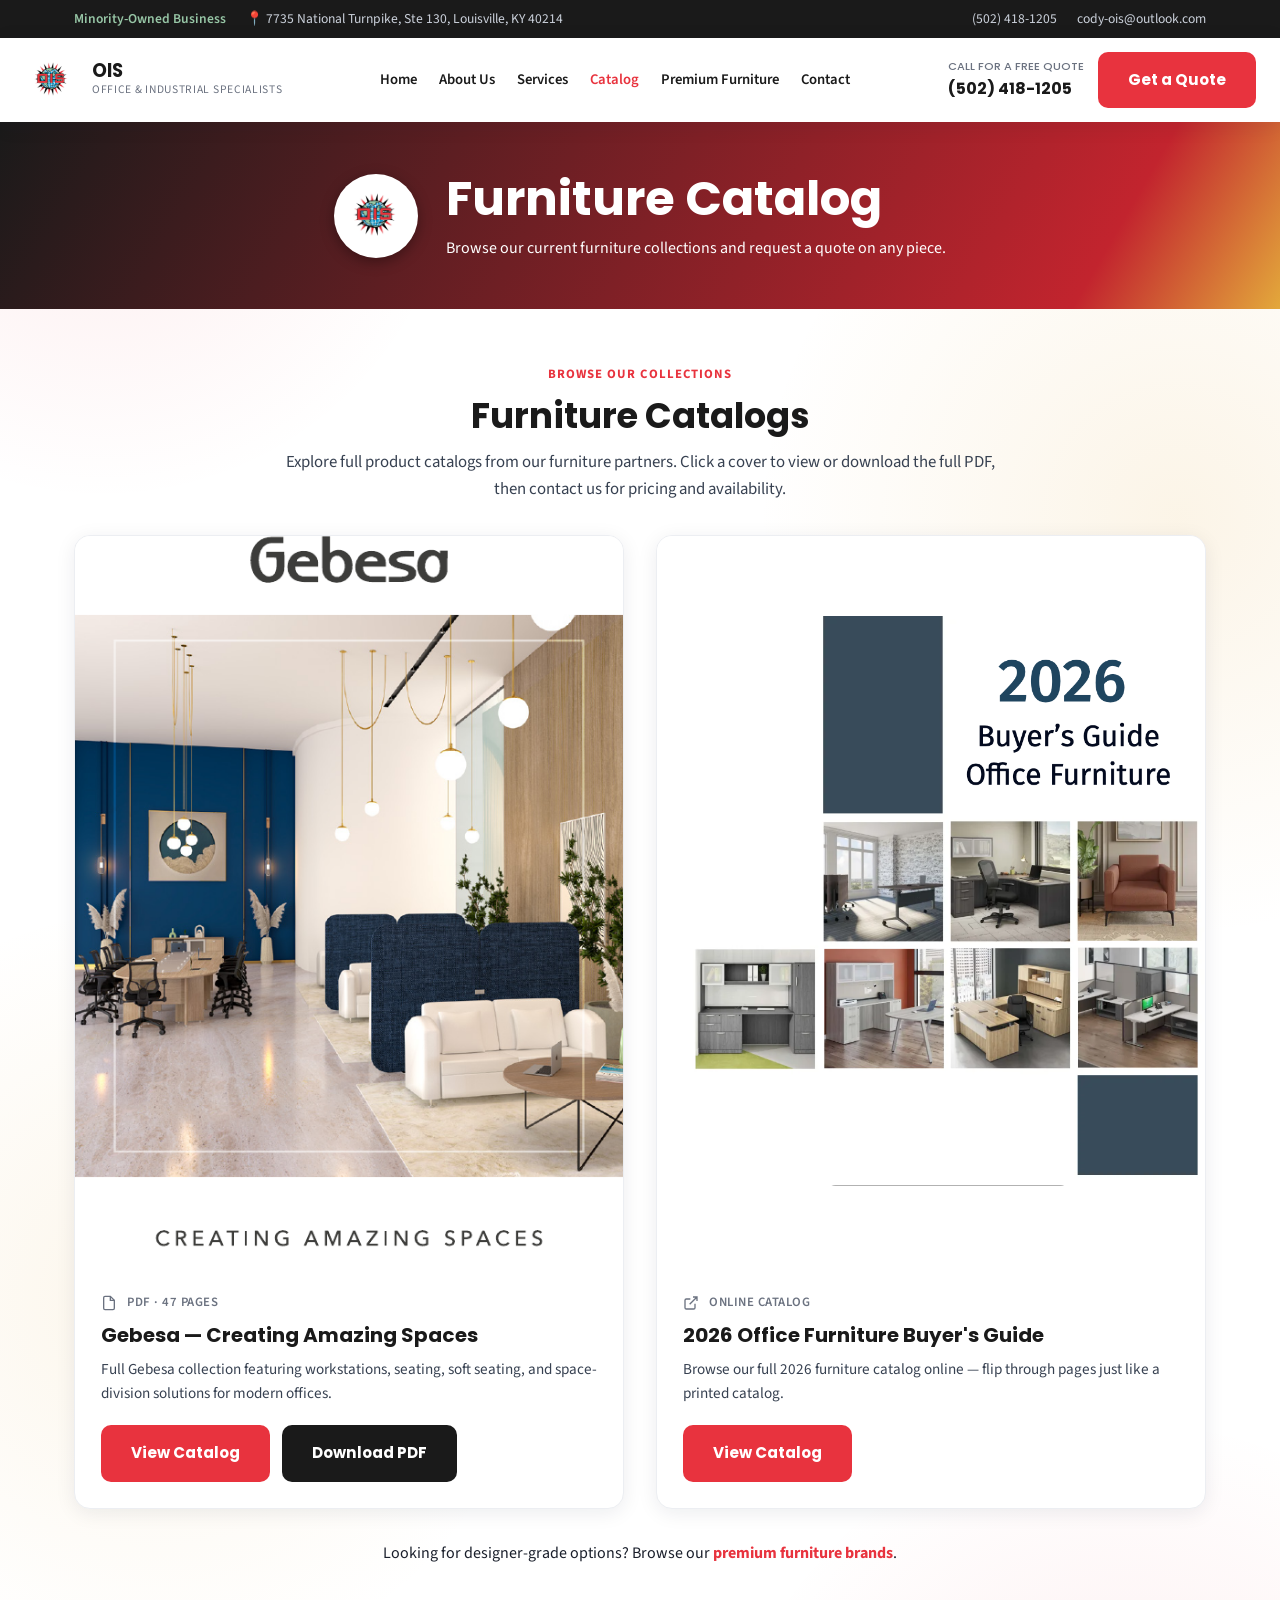
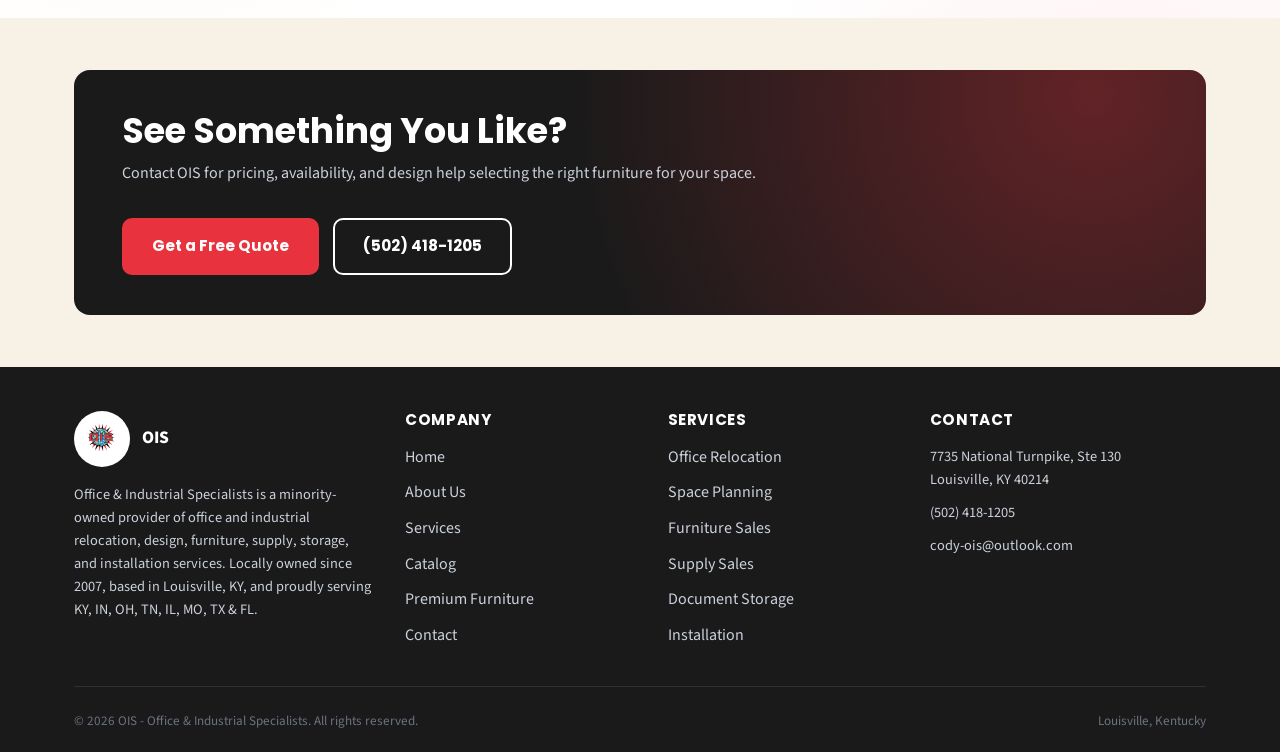
<file: catalog.html>
<!DOCTYPE html>
<html lang="en">
<head>
<meta charset="UTF-8">
<meta name="viewport" content="width=device-width, initial-scale=1.0">
<title>Furniture Catalog | OIS - Office & Industrial Specialists</title>
<meta name="description" content="Browse office furniture catalogs from OIS (Office & Industrial Specialists) in Louisville, KY, including Gebesa collections for workstations, seating, and space solutions.">
<link rel="preconnect" href="https://fonts.googleapis.com">
<link rel="preconnect" href="https://fonts.gstatic.com" crossorigin>
<link href="https://fonts.googleapis.com/css2?family=Poppins:wght@600;700;800&family=Source+Sans+3:wght@400;500;600;700&display=optional" rel="stylesheet">
<link rel="stylesheet" href="css/style.css">
</head>
<body>

<div class="topbar">
  <div class="container">
    <div class="topbar-contact">
      <span class="topbar-tag">Minority-Owned Business</span>
      <span>📍 7735 National Turnpike, Ste 130, Louisville, KY 40214</span>
    </div>
    <div class="topbar-contact">
      <span><a href="tel:5024181205">(502) 418-1205</a></span>
      <span><a href="mailto:cody-ois@outlook.com">cody-ois@outlook.com</a></span>
    </div>
  </div>
</div>

<header class="site-header">
  <nav class="nav-wrap container">
    <a href="index.html" class="brand">
      <img src="images/logo.png" alt="OIS - Office &amp; Industrial Specialists logo" class="brand-logo">
      <div class="brand-text">
        <div class="brand-name">OIS</div>
        <div class="brand-sub">Office &amp; Industrial Specialists</div>
      </div>
    </a>
    <ul class="nav-links">
      <li><a href="index.html">Home</a></li>
      <li><a href="about.html">About Us</a></li>
      <li><a href="services.html">Services</a></li>
      <li><a href="catalog.html" class="active">Catalog</a></li>
      <li><a href="premium-furniture.html">Premium Furniture</a></li>
      <li><a href="contact.html">Contact</a></li>
    </ul>
    <div class="nav-cta">
      <div class="nav-phone-wrap">
        <a href="tel:5024181205" class="nav-phone"><small>Call for a Free Quote</small>(502) 418-1205</a>
      </div>
      <a href="contact.html" class="btn btn-primary">Get a Quote</a>
      <button class="nav-toggle" aria-label="Toggle menu">
        <span></span><span></span><span></span>
      </button>
    </div>
  </nav>
</header>

<section class="page-hero">
  <div class="container page-hero-content">
    <img src="images/logo.png" alt="OIS - Office &amp; Industrial Specialists logo" class="page-hero-logo">
    <div class="page-hero-text">
      <h1>Furniture Catalog</h1>
      <p>Browse our current furniture collections and request a quote on any piece.</p>
    </div>
  </div>
</section>

<section class="section">
  <div class="container">
    <div class="section-header">
      <span class="eyebrow">Browse Our Collections</span>
      <h2>Furniture Catalogs</h2>
      <p>Explore full product catalogs from our furniture partners. Click a cover to view or download the full PDF, then contact us for pricing and availability.</p>
    </div>

    <div class="catalog-grid">

      <div class="catalog-card">
        <a href="catalogs/gebesa-catalog.pdf" target="_blank" rel="noopener" class="catalog-cover">
          <img src="images/gebesa-catalog-cover.png" alt="Gebesa furniture catalog cover">
        </a>
        <div class="catalog-body">
          <div class="catalog-meta">
            <svg width="16" height="16" viewBox="0 0 24 24" fill="none" stroke="currentColor" stroke-width="2"><path d="M14 2H6a2 2 0 00-2 2v16a2 2 0 002 2h12a2 2 0 002-2V8z"/><path d="M14 2v6h6"/></svg>
            PDF &middot; 47 Pages
          </div>
          <h3>Gebesa &mdash; Creating Amazing Spaces</h3>
          <p>Full Gebesa collection featuring workstations, seating, soft seating, and space-division solutions for modern offices.</p>
          <div class="catalog-actions">
            <a href="catalogs/gebesa-catalog.pdf" target="_blank" rel="noopener" class="btn btn-primary">View Catalog</a>
            <a href="catalogs/gebesa-catalog.pdf" download class="btn btn-navy">Download PDF</a>
          </div>
        </div>
      </div>

      <div class="catalog-card">
        <a href="https://user-35215390377.cld.bz/2026-Office-Furniture-Catalog-Standard" target="_blank" rel="noopener" class="catalog-cover catalog-cover-contain">
          <img src="images/furniture-catalog-card.png" alt="2026 Office Furniture Buyer's Guide cover">
        </a>
        <div class="catalog-body">
          <div class="catalog-meta">
            <svg width="16" height="16" viewBox="0 0 24 24" fill="none" stroke="currentColor" stroke-width="2"><path d="M18 13v6a2 2 0 01-2 2H5a2 2 0 01-2-2V8a2 2 0 012-2h6"/><path d="M15 3h6v6M10 14L21 3"/></svg>
            Online Catalog
          </div>
          <h3>2026 Office Furniture Buyer's Guide</h3>
          <p>Browse our full 2026 furniture catalog online &mdash; flip through pages just like a printed catalog.</p>
          <div class="catalog-actions">
            <a href="https://user-35215390377.cld.bz/2026-Office-Furniture-Catalog-Standard" target="_blank" rel="noopener" class="btn btn-primary">View Catalog</a>
          </div>
        </div>
      </div>

    </div>

    <p class="text-center mt-32">
      Looking for designer-grade options? Browse our <a href="premium-furniture.html" style="color: var(--red); font-weight: 700;">premium furniture brands</a>.
    </p>
  </div>
</section>

<section class="section section-alt">
  <div class="container">
    <div class="cta-banner">
      <div>
        <h2>See Something You Like?</h2>
        <p>Contact OIS for pricing, availability, and design help selecting the right furniture for your space.</p>
      </div>
      <div class="cta-actions">
        <a href="contact.html" class="btn btn-primary">Get a Free Quote</a>
        <a href="tel:5024181205" class="btn btn-outline">(502) 418-1205</a>
      </div>
    </div>
  </div>
</section>

<footer class="site-footer">
  <div class="container">
    <div class="footer-grid">
      <div class="footer-col">
        <div class="footer-brand">
          <img src="images/logo.png" alt="OIS - Office &amp; Industrial Specialists logo" class="brand-logo">
          <div class="brand-name">OIS</div>
        </div>
        <p>Office &amp; Industrial Specialists is a minority-owned provider of office and industrial relocation, design, furniture, supply, storage, and installation services. Locally owned since 2007, based in Louisville, KY, and proudly serving KY, IN, OH, TN, IL, MO, TX &amp; FL.</p>
      </div>
      <div class="footer-col">
        <h4>Company</h4>
        <ul>
          <li><a href="index.html">Home</a></li>
          <li><a href="about.html">About Us</a></li>
          <li><a href="services.html">Services</a></li>
          <li><a href="catalog.html">Catalog</a></li>
          <li><a href="premium-furniture.html">Premium Furniture</a></li>
          <li><a href="contact.html">Contact</a></li>
        </ul>
      </div>
      <div class="footer-col">
        <h4>Services</h4>
        <ul>
          <li><a href="services.html#office-relocation">Office Relocation</a></li>
          <li><a href="services.html#space-planning">Space Planning</a></li>
          <li><a href="services.html#furniture-sales">Furniture Sales</a></li>
          <li><a href="services.html#supply-sales">Supply Sales</a></li>
          <li><a href="services.html#document-storage">Document Storage</a></li>
          <li><a href="services.html#installation">Installation</a></li>
        </ul>
      </div>
      <div class="footer-col">
        <h4>Contact</h4>
        <p>7735 National Turnpike, Ste 130<br>Louisville, KY 40214</p>
        <p><a href="tel:5024181205">(502) 418-1205</a></p>
        <p><a href="mailto:cody-ois@outlook.com">cody-ois@outlook.com</a></p>
      </div>
    </div>
    <div class="footer-bottom">
      <span>&copy; <span data-year></span> OIS - Office &amp; Industrial Specialists. All rights reserved.</span>
      <span>Louisville, Kentucky</span>
    </div>
  </div>
</footer>

<script src="js/main.js"></script>
</body>
</html>
</file>
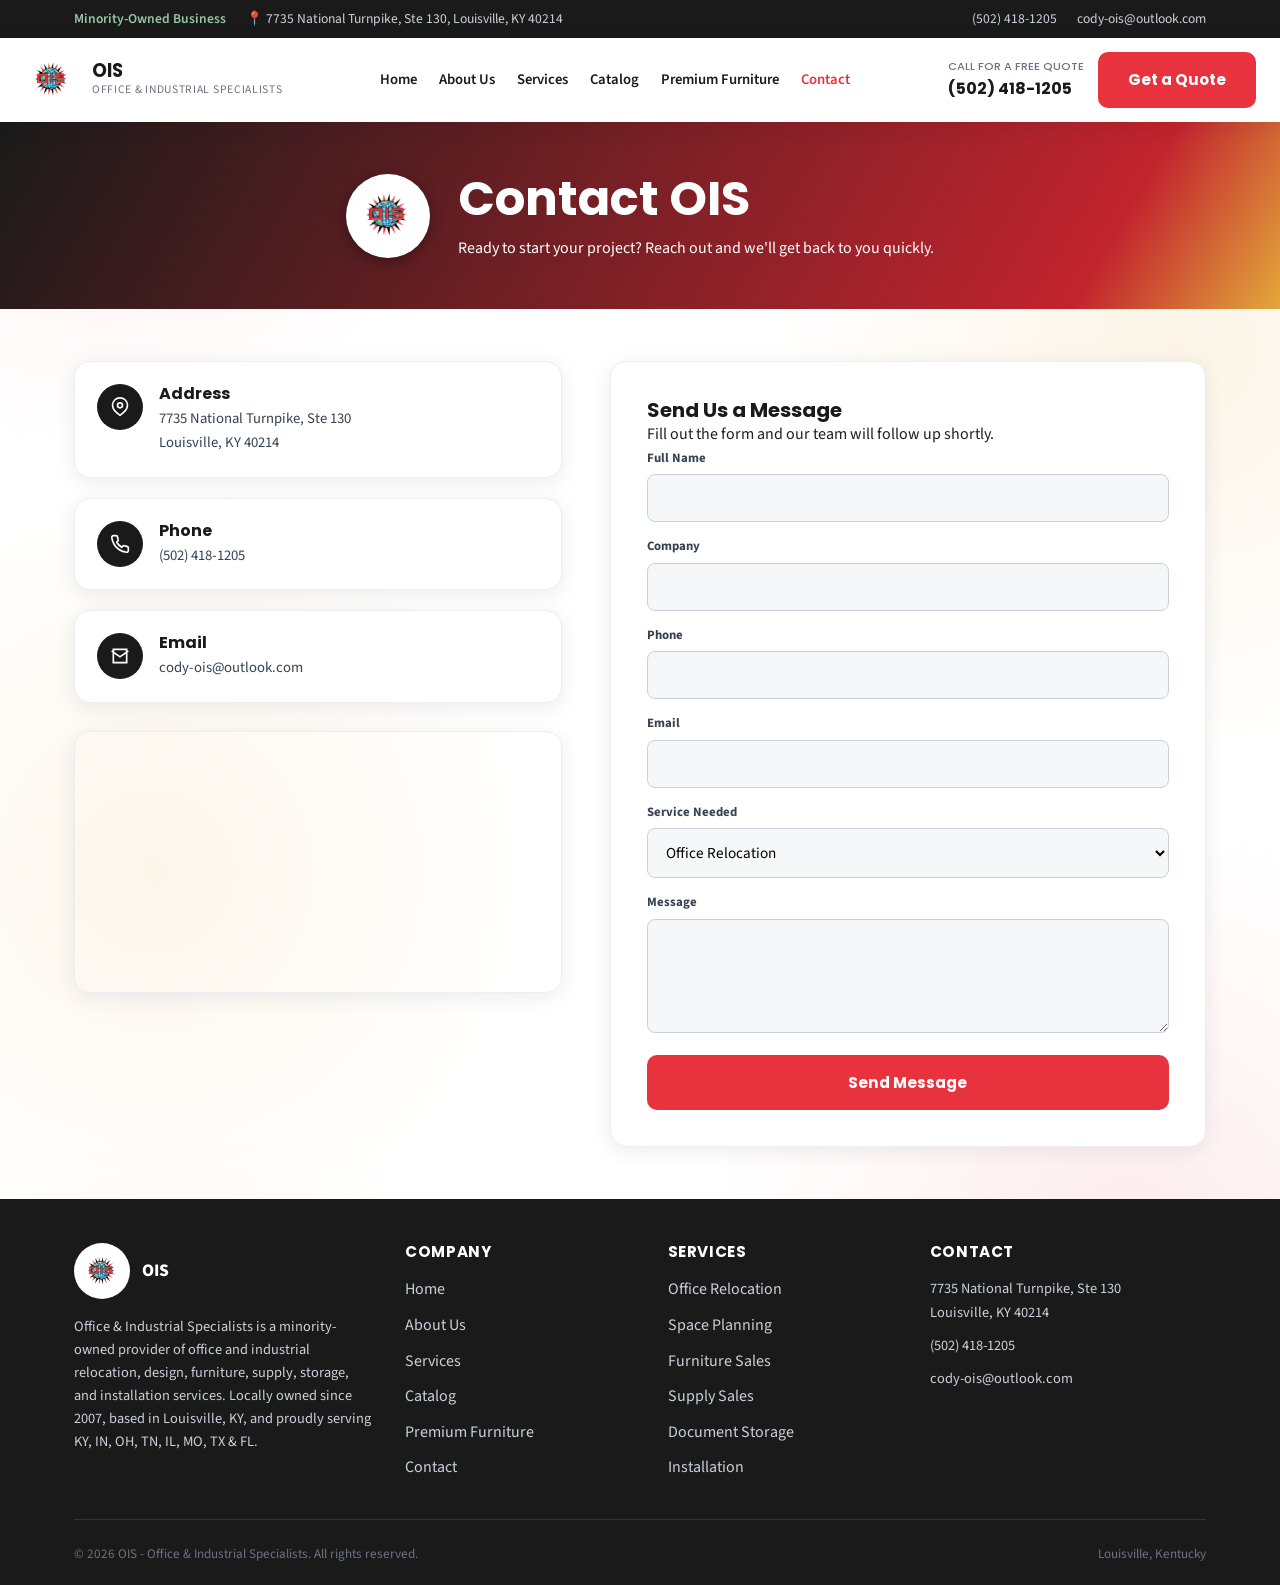
<file: contact.html>
<!DOCTYPE html>
<html lang="en">
<head>
<meta charset="UTF-8">
<meta name="viewport" content="width=device-width, initial-scale=1.0">
<title>Contact Us | OIS - Office & Industrial Specialists</title>
<meta name="description" content="Contact OIS (Office & Industrial Specialists) in Louisville, KY at (502) 418-1205 or cody-ois@outlook.com for office relocation, design, furniture, and supply services.">
<link rel="preconnect" href="https://fonts.googleapis.com">
<link rel="preconnect" href="https://fonts.gstatic.com" crossorigin>
<link href="https://fonts.googleapis.com/css2?family=Poppins:wght@600;700;800&family=Source+Sans+3:wght@400;500;600;700&display=optional" rel="stylesheet">
<link rel="stylesheet" href="css/style.css">
</head>
<body>

<div class="topbar">
  <div class="container">
    <div class="topbar-contact">
      <span class="topbar-tag">Minority-Owned Business</span>
      <span>📍 7735 National Turnpike, Ste 130, Louisville, KY 40214</span>
    </div>
    <div class="topbar-contact">
      <span><a href="tel:5024181205">(502) 418-1205</a></span>
      <span><a href="mailto:cody-ois@outlook.com">cody-ois@outlook.com</a></span>
    </div>
  </div>
</div>

<header class="site-header">
  <nav class="nav-wrap container">
    <a href="index.html" class="brand">
      <img src="images/logo.png" alt="OIS - Office &amp; Industrial Specialists logo" class="brand-logo">
      <div class="brand-text">
        <div class="brand-name">OIS</div>
        <div class="brand-sub">Office &amp; Industrial Specialists</div>
      </div>
    </a>
    <ul class="nav-links">
      <li><a href="index.html">Home</a></li>
      <li><a href="about.html">About Us</a></li>
      <li><a href="services.html">Services</a></li>
      <li><a href="catalog.html">Catalog</a></li>
      <li><a href="premium-furniture.html">Premium Furniture</a></li>
      <li><a href="contact.html" class="active">Contact</a></li>
    </ul>
    <div class="nav-cta">
      <div class="nav-phone-wrap">
        <a href="tel:5024181205" class="nav-phone"><small>Call for a Free Quote</small>(502) 418-1205</a>
      </div>
      <a href="contact.html" class="btn btn-primary">Get a Quote</a>
      <button class="nav-toggle" aria-label="Toggle menu">
        <span></span><span></span><span></span>
      </button>
    </div>
  </nav>
</header>

<section class="page-hero">
  <div class="container page-hero-content">
    <img src="images/logo.png" alt="OIS - Office &amp; Industrial Specialists logo" class="page-hero-logo">
    <div class="page-hero-text">
      <h1>Contact OIS</h1>
      <p>Ready to start your project? Reach out and we'll get back to you quickly.</p>
    </div>
  </div>
</section>

<section class="section">
  <div class="container contact-grid">
    <div>
      <div class="contact-cards">
        <div class="contact-card">
          <div class="icon">
            <svg width="20" height="20" viewBox="0 0 24 24" fill="none" stroke="currentColor" stroke-width="2"><path d="M21 10c0 6-9 12-9 12s-9-6-9-12a9 9 0 0118 0z"/><circle cx="12" cy="10" r="3"/></svg>
          </div>
          <div>
            <h4>Address</h4>
            <p>7735 National Turnpike, Ste 130<br>Louisville, KY 40214</p>
          </div>
        </div>
        <div class="contact-card">
          <div class="icon">
            <svg width="20" height="20" viewBox="0 0 24 24" fill="none" stroke="currentColor" stroke-width="2"><path d="M22 16.92v3a2 2 0 01-2.18 2 19.79 19.79 0 01-8.63-3.07 19.5 19.5 0 01-6-6 19.79 19.79 0 01-3.07-8.67A2 2 0 014.11 2h3a2 2 0 012 1.72c.127.96.362 1.903.7 2.81a2 2 0 01-.45 2.11L8.09 9.91a16 16 0 006 6l1.27-1.27a2 2 0 012.11-.45c.907.338 1.85.573 2.81.7A2 2 0 0122 16.92z"/></svg>
          </div>
          <div>
            <h4>Phone</h4>
            <p><a href="tel:5024181205">(502) 418-1205</a></p>
          </div>
        </div>
        <div class="contact-card">
          <div class="icon">
            <svg width="20" height="20" viewBox="0 0 24 24" fill="none" stroke="currentColor" stroke-width="2"><path d="M4 4h16v16H4z"/><path d="M22 6l-10 7L2 6"/></svg>
          </div>
          <div>
            <h4>Email</h4>
            <p><a href="mailto:cody-ois@outlook.com">cody-ois@outlook.com</a></p>
          </div>
        </div>
      </div>
      <div class="map-frame">
        <iframe
          src="https://www.google.com/maps?q=7735+National+Turnpike+Ste+130,+Louisville,+KY+40214&output=embed"
          allowfullscreen loading="lazy" referrerpolicy="no-referrer-when-downgrade"
          title="OIS location map"></iframe>
      </div>
    </div>

    <div class="contact-form-panel">
      <h3>Send Us a Message</h3>
      <p class="quote-sub">Fill out the form and our team will follow up shortly.</p>
      <form data-quote-form action="https://formsubmit.co/cody-ois@outlook.com" method="POST">
        <input type="hidden" name="_subject" value="New Contact Form Message - OIS Website">
        <input type="hidden" name="_template" value="table">
        <input type="text" name="_honey" style="display:none" tabindex="-1" autocomplete="off">
        <div class="form-row">
          <label for="c-name">Full Name</label>
          <input type="text" id="c-name" name="name" required>
        </div>
        <div class="form-row">
          <label for="c-company">Company</label>
          <input type="text" id="c-company" name="company">
        </div>
        <div class="form-row">
          <label for="c-phone">Phone</label>
          <input type="tel" id="c-phone" name="phone" required>
        </div>
        <div class="form-row">
          <label for="c-email">Email</label>
          <input type="email" id="c-email" name="email" required>
        </div>
        <div class="form-row">
          <label for="c-service">Service Needed</label>
          <select id="c-service" name="service">
            <option>Office Relocation</option>
            <option>Office Design / Space Planning</option>
            <option>Office Furniture Sales</option>
            <option>Office Supply Sales</option>
            <option>Office Document Storage</option>
            <option>Office Installation</option>
            <option>Not Sure Yet</option>
          </select>
        </div>
        <div class="form-row">
          <label for="c-message">Message</label>
          <textarea id="c-message" name="message" rows="4"></textarea>
        </div>
        <button type="submit" class="btn btn-primary btn-block">Send Message</button>
      </form>
      <div class="form-success">Thanks! Your message has been received &mdash; we'll be in touch shortly.</div>
    </div>
  </div>
</section>

<footer class="site-footer">
  <div class="container">
    <div class="footer-grid">
      <div class="footer-col">
        <div class="footer-brand">
          <img src="images/logo.png" alt="OIS - Office &amp; Industrial Specialists logo" class="brand-logo">
          <div class="brand-name">OIS</div>
        </div>
        <p>Office &amp; Industrial Specialists is a minority-owned provider of office and industrial relocation, design, furniture, supply, storage, and installation services. Locally owned since 2007, based in Louisville, KY, and proudly serving KY, IN, OH, TN, IL, MO, TX &amp; FL.</p>
      </div>
      <div class="footer-col">
        <h4>Company</h4>
        <ul>
          <li><a href="index.html">Home</a></li>
          <li><a href="about.html">About Us</a></li>
          <li><a href="services.html">Services</a></li>
          <li><a href="catalog.html">Catalog</a></li>
          <li><a href="premium-furniture.html">Premium Furniture</a></li>
          <li><a href="contact.html">Contact</a></li>
        </ul>
      </div>
      <div class="footer-col">
        <h4>Services</h4>
        <ul>
          <li><a href="services.html#office-relocation">Office Relocation</a></li>
          <li><a href="services.html#space-planning">Space Planning</a></li>
          <li><a href="services.html#furniture-sales">Furniture Sales</a></li>
          <li><a href="services.html#supply-sales">Supply Sales</a></li>
          <li><a href="services.html#document-storage">Document Storage</a></li>
          <li><a href="services.html#installation">Installation</a></li>
        </ul>
      </div>
      <div class="footer-col">
        <h4>Contact</h4>
        <p>7735 National Turnpike, Ste 130<br>Louisville, KY 40214</p>
        <p><a href="tel:5024181205">(502) 418-1205</a></p>
        <p><a href="mailto:cody-ois@outlook.com">cody-ois@outlook.com</a></p>
      </div>
    </div>
    <div class="footer-bottom">
      <span>&copy; <span data-year></span> OIS - Office &amp; Industrial Specialists. All rights reserved.</span>
      <span>Louisville, Kentucky</span>
    </div>
  </div>
</footer>

<script src="js/main.js"></script>
</body>
</html>
</file>
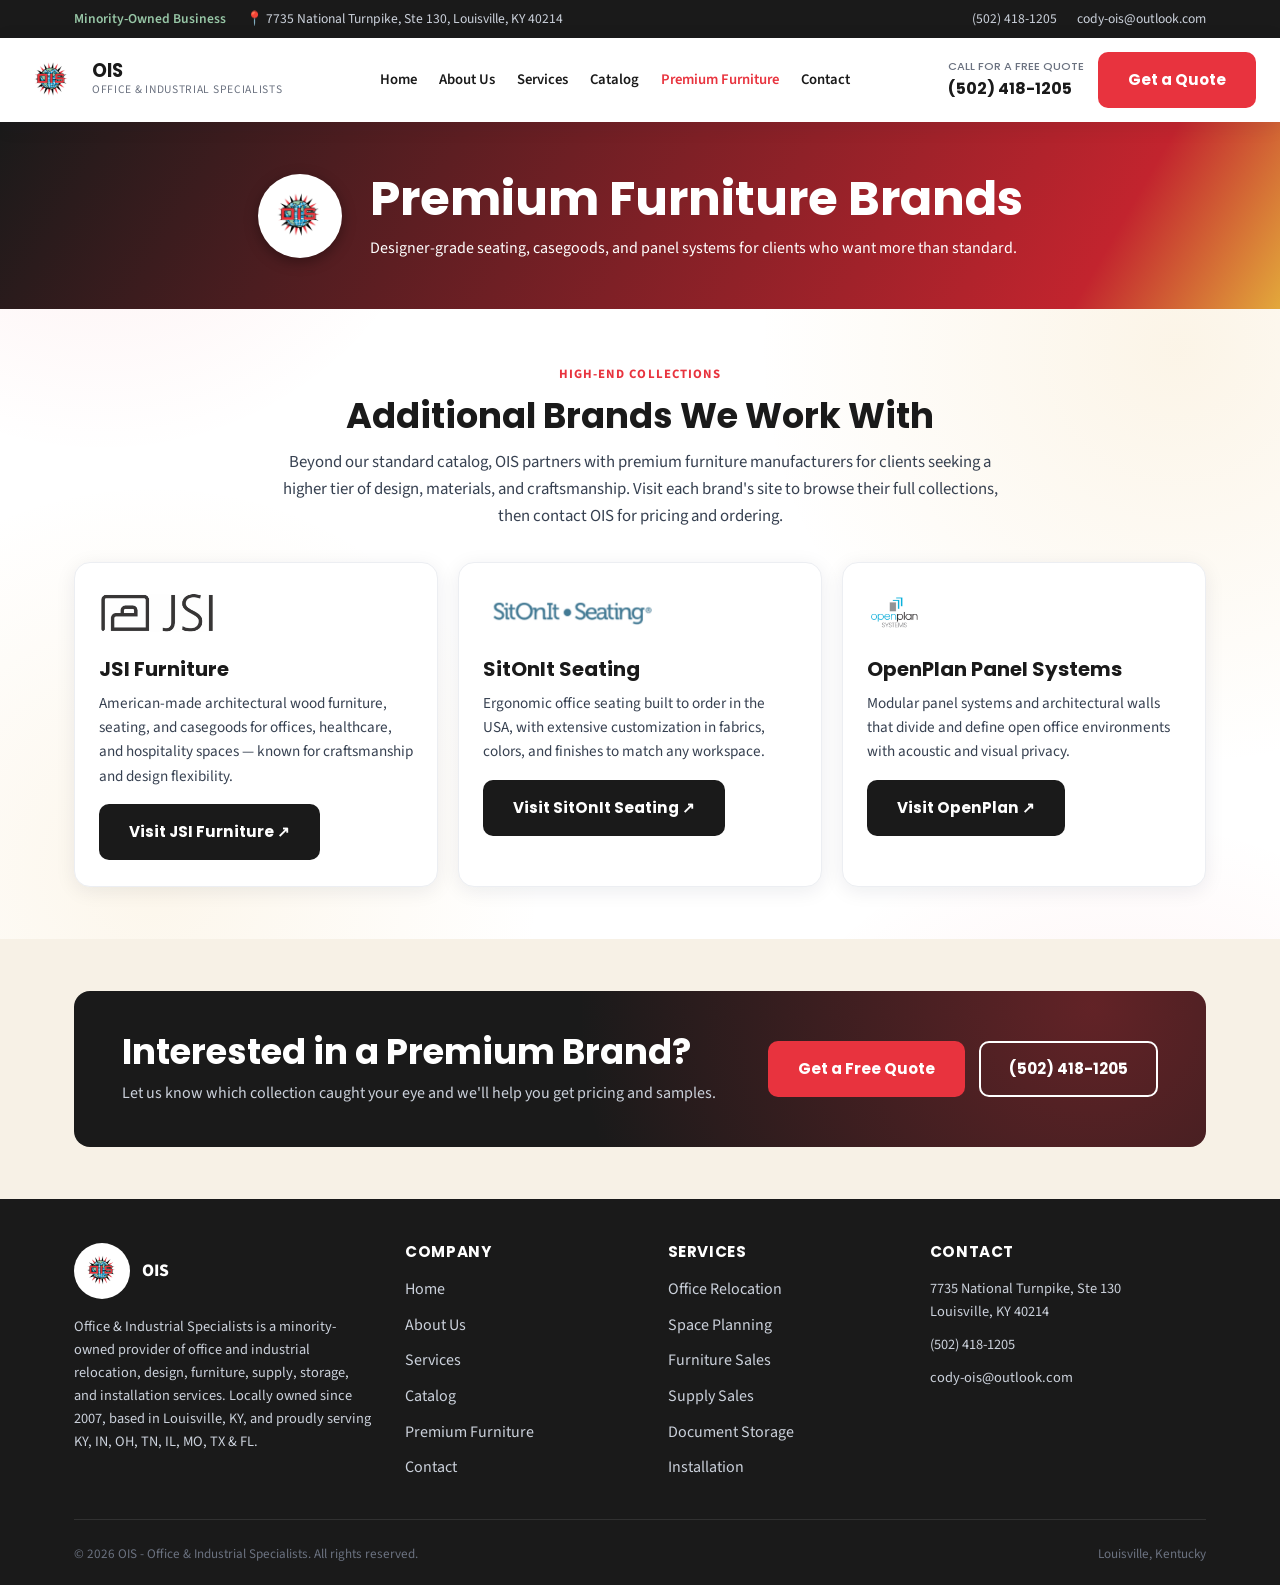
<file: premium-furniture.html>
<!DOCTYPE html>
<html lang="en">
<head>
<meta charset="UTF-8">
<meta name="viewport" content="width=device-width, initial-scale=1.0">
<title>Premium Furniture Brands | OIS - Office & Industrial Specialists</title>
<meta name="description" content="Explore high-end furniture brands available through OIS (Office & Industrial Specialists), including JSI Furniture, SitOnIt Seating, and OpenPlan panel systems.">
<link rel="preconnect" href="https://fonts.googleapis.com">
<link rel="preconnect" href="https://fonts.gstatic.com" crossorigin>
<link href="https://fonts.googleapis.com/css2?family=Poppins:wght@600;700;800&family=Source+Sans+3:wght@400;500;600;700&display=optional" rel="stylesheet">
<link rel="stylesheet" href="css/style.css">
</head>
<body>

<div class="topbar">
  <div class="container">
    <div class="topbar-contact">
      <span class="topbar-tag">Minority-Owned Business</span>
      <span>📍 7735 National Turnpike, Ste 130, Louisville, KY 40214</span>
    </div>
    <div class="topbar-contact">
      <span><a href="tel:5024181205">(502) 418-1205</a></span>
      <span><a href="mailto:cody-ois@outlook.com">cody-ois@outlook.com</a></span>
    </div>
  </div>
</div>

<header class="site-header">
  <nav class="nav-wrap container">
    <a href="index.html" class="brand">
      <img src="images/logo.png" alt="OIS - Office &amp; Industrial Specialists logo" class="brand-logo">
      <div class="brand-text">
        <div class="brand-name">OIS</div>
        <div class="brand-sub">Office &amp; Industrial Specialists</div>
      </div>
    </a>
    <ul class="nav-links">
      <li><a href="index.html">Home</a></li>
      <li><a href="about.html">About Us</a></li>
      <li><a href="services.html">Services</a></li>
      <li><a href="catalog.html">Catalog</a></li>
      <li><a href="premium-furniture.html" class="active">Premium Furniture</a></li>
      <li><a href="contact.html">Contact</a></li>
    </ul>
    <div class="nav-cta">
      <div class="nav-phone-wrap">
        <a href="tel:5024181205" class="nav-phone"><small>Call for a Free Quote</small>(502) 418-1205</a>
      </div>
      <a href="contact.html" class="btn btn-primary">Get a Quote</a>
      <button class="nav-toggle" aria-label="Toggle menu">
        <span></span><span></span><span></span>
      </button>
    </div>
  </nav>
</header>

<section class="page-hero">
  <div class="container page-hero-content">
    <img src="images/logo.png" alt="OIS - Office &amp; Industrial Specialists logo" class="page-hero-logo">
    <div class="page-hero-text">
      <h1>Premium Furniture Brands</h1>
      <p>Designer-grade seating, casegoods, and panel systems for clients who want more than standard.</p>
    </div>
  </div>
</section>

<section class="section">
  <div class="container">
    <div class="section-header">
      <span class="eyebrow">High-End Collections</span>
      <h2>Additional Brands We Work With</h2>
      <p>Beyond our standard catalog, OIS partners with premium furniture manufacturers for clients seeking a higher tier of design, materials, and craftsmanship. Visit each brand's site to browse their full collections, then contact OIS for pricing and ordering.</p>
    </div>

    <div class="services-grid">

      <div class="service-card">
        <img src="images/ois-jsi-furniture.png" alt="JSI Furniture logo" class="brand-logo-img">
        <h3>JSI Furniture</h3>
        <p>American-made architectural wood furniture, seating, and casegoods for offices, healthcare, and hospitality spaces &mdash; known for craftsmanship and design flexibility.</p>
        <a href="https://jsifurniture.com/" target="_blank" rel="noopener" class="btn btn-navy">Visit JSI Furniture ↗</a>
      </div>

      <div class="service-card">
        <img src="images/ois-sitonit-seating.png" alt="SitOnIt Seating logo" class="brand-logo-img">
        <h3>SitOnIt Seating</h3>
        <p>Ergonomic office seating built to order in the USA, with extensive customization in fabrics, colors, and finishes to match any workspace.</p>
        <a href="https://www.sitonit.net/" target="_blank" rel="noopener" class="btn btn-navy">Visit SitOnIt Seating ↗</a>
      </div>

      <div class="service-card">
        <img src="images/ois-open-plan-systems.png" alt="OpenPlan Systems logo" class="brand-logo-img">
        <h3>OpenPlan Panel Systems</h3>
        <p>Modular panel systems and architectural walls that divide and define open office environments with acoustic and visual privacy.</p>
        <a href="https://openplan.com/products/?category=panel-systems" target="_blank" rel="noopener" class="btn btn-navy">Visit OpenPlan ↗</a>
      </div>

    </div>
  </div>
</section>

<section class="section section-alt">
  <div class="container">
    <div class="cta-banner">
      <div>
        <h2>Interested in a Premium Brand?</h2>
        <p>Let us know which collection caught your eye and we'll help you get pricing and samples.</p>
      </div>
      <div class="cta-actions">
        <a href="contact.html" class="btn btn-primary">Get a Free Quote</a>
        <a href="tel:5024181205" class="btn btn-outline">(502) 418-1205</a>
      </div>
    </div>
  </div>
</section>

<footer class="site-footer">
  <div class="container">
    <div class="footer-grid">
      <div class="footer-col">
        <div class="footer-brand">
          <img src="images/logo.png" alt="OIS - Office &amp; Industrial Specialists logo" class="brand-logo">
          <div class="brand-name">OIS</div>
        </div>
        <p>Office &amp; Industrial Specialists is a minority-owned provider of office and industrial relocation, design, furniture, supply, storage, and installation services. Locally owned since 2007, based in Louisville, KY, and proudly serving KY, IN, OH, TN, IL, MO, TX &amp; FL.</p>
      </div>
      <div class="footer-col">
        <h4>Company</h4>
        <ul>
          <li><a href="index.html">Home</a></li>
          <li><a href="about.html">About Us</a></li>
          <li><a href="services.html">Services</a></li>
          <li><a href="catalog.html">Catalog</a></li>
          <li><a href="premium-furniture.html">Premium Furniture</a></li>
          <li><a href="contact.html">Contact</a></li>
        </ul>
      </div>
      <div class="footer-col">
        <h4>Services</h4>
        <ul>
          <li><a href="services.html#office-relocation">Office Relocation</a></li>
          <li><a href="services.html#space-planning">Space Planning</a></li>
          <li><a href="services.html#furniture-sales">Furniture Sales</a></li>
          <li><a href="services.html#supply-sales">Supply Sales</a></li>
          <li><a href="services.html#document-storage">Document Storage</a></li>
          <li><a href="services.html#installation">Installation</a></li>
        </ul>
      </div>
      <div class="footer-col">
        <h4>Contact</h4>
        <p>7735 National Turnpike, Ste 130<br>Louisville, KY 40214</p>
        <p><a href="tel:5024181205">(502) 418-1205</a></p>
        <p><a href="mailto:cody-ois@outlook.com">cody-ois@outlook.com</a></p>
      </div>
    </div>
    <div class="footer-bottom">
      <span>&copy; <span data-year></span> OIS - Office &amp; Industrial Specialists. All rights reserved.</span>
      <span>Louisville, Kentucky</span>
    </div>
  </div>
</footer>

<script src="js/main.js"></script>
</body>
</html>
</file>
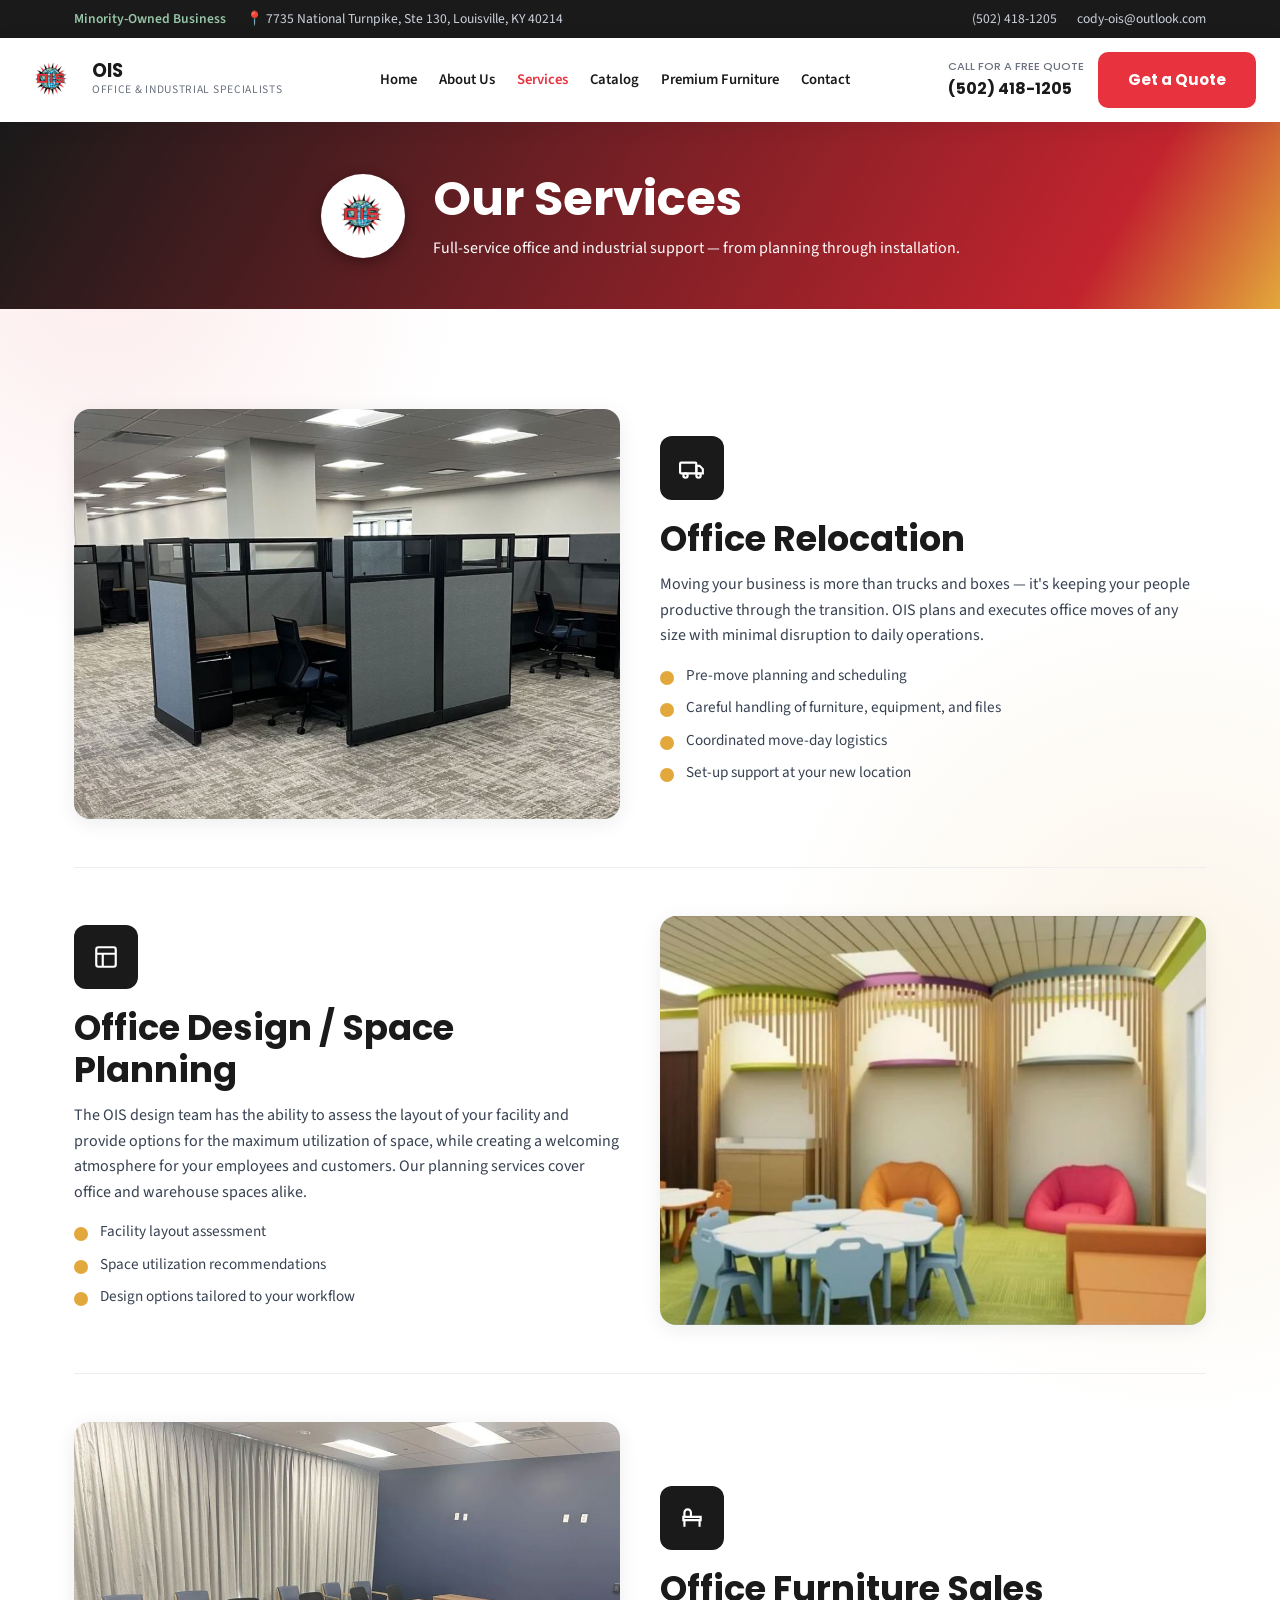
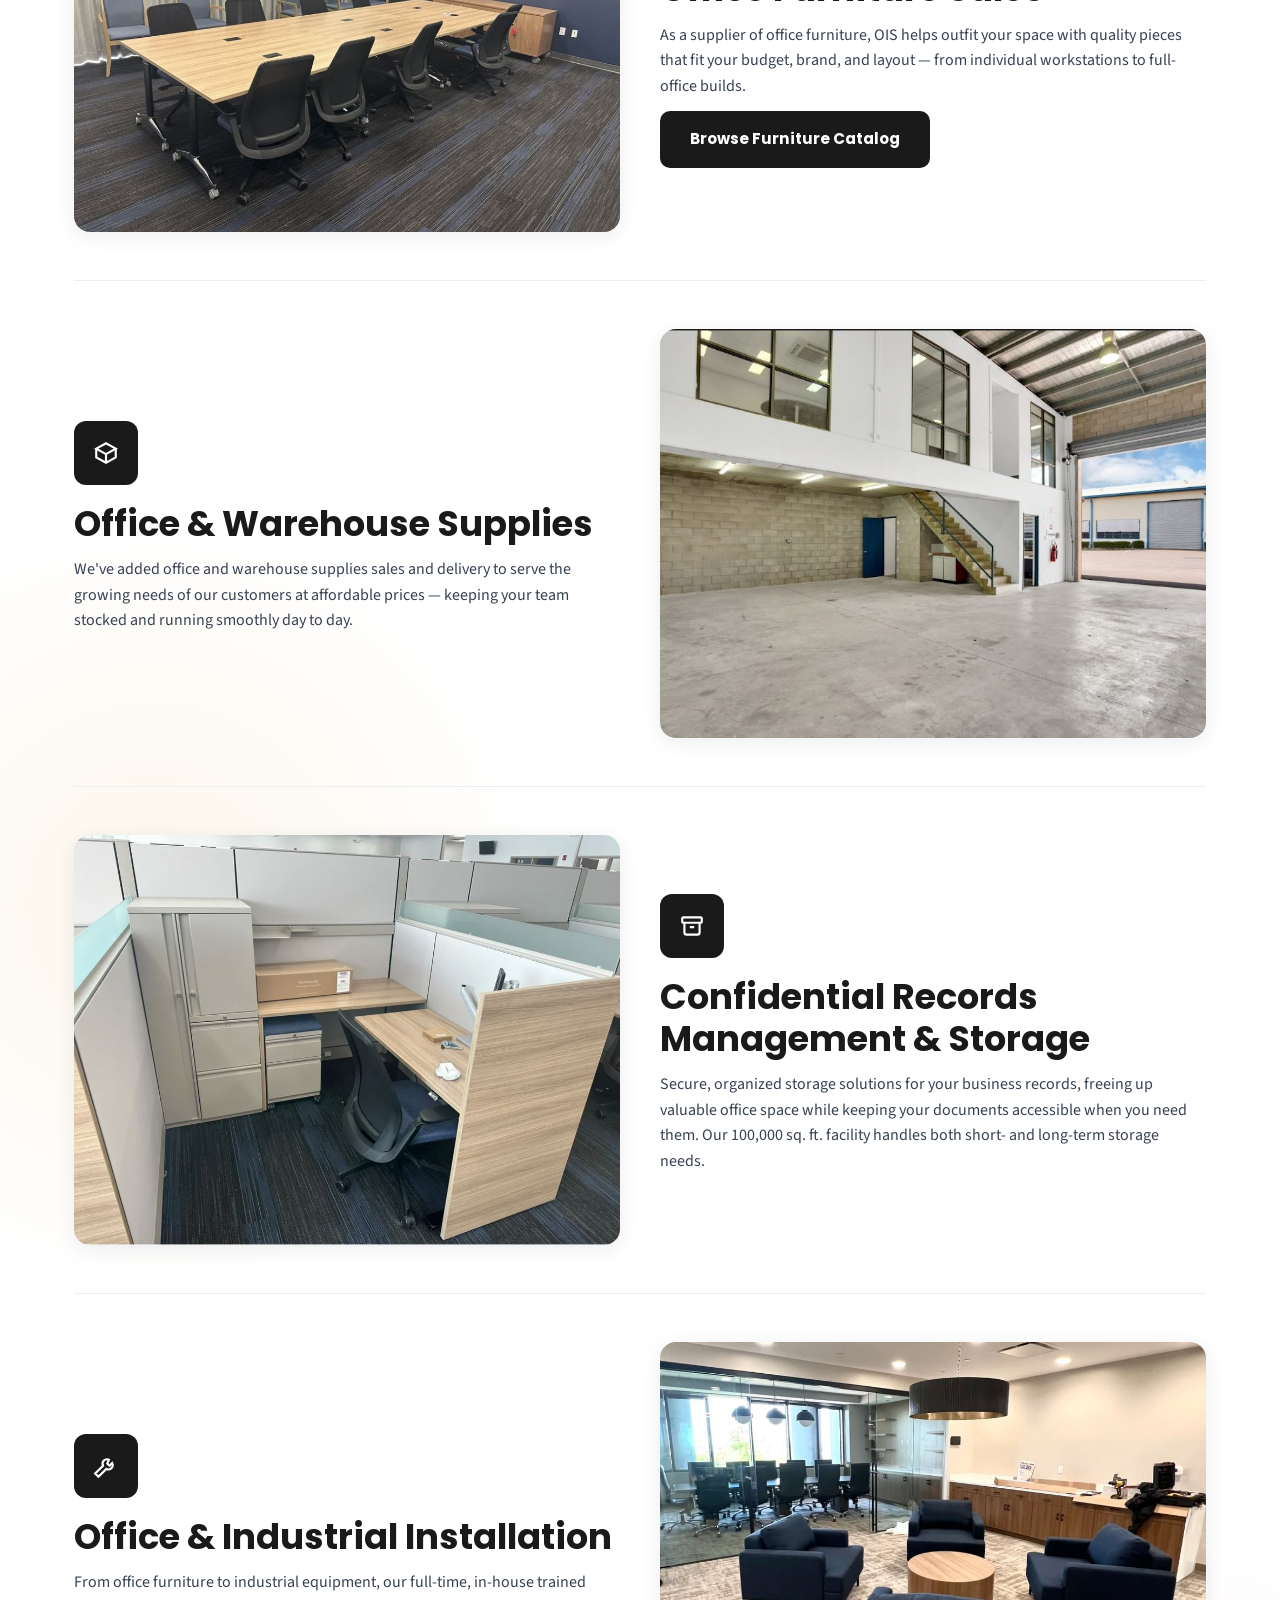
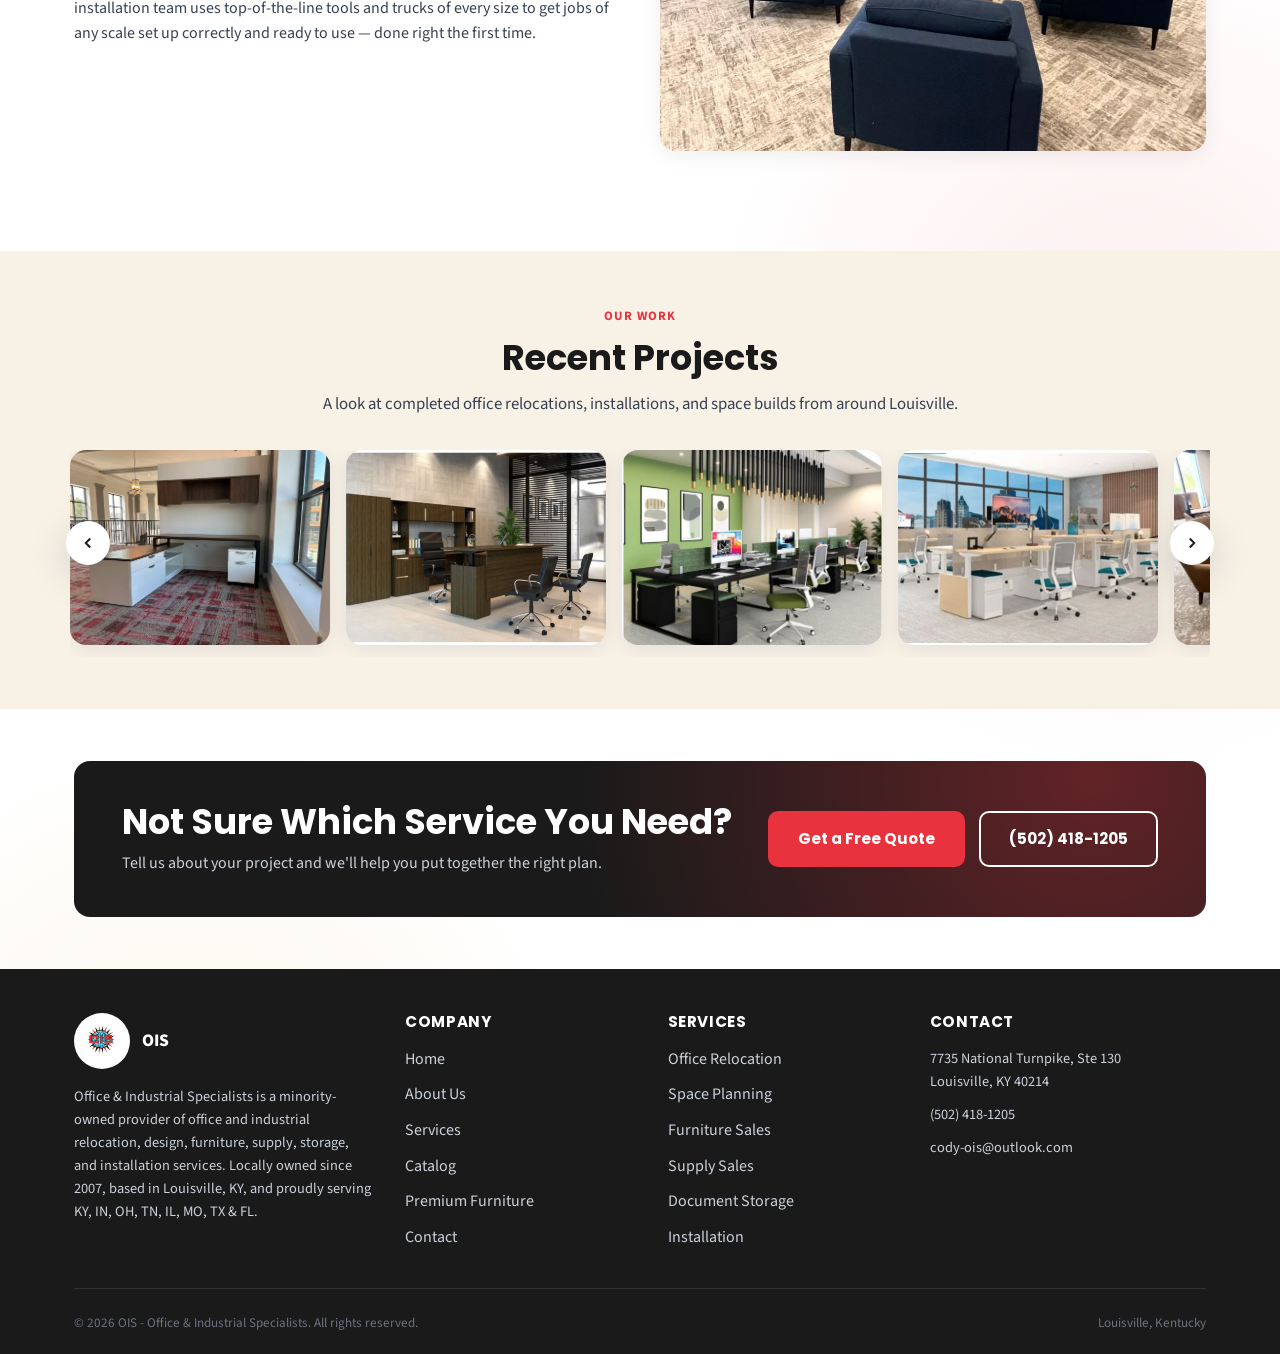
<file: services.html>
<!DOCTYPE html>
<html lang="en">
<head>
<meta charset="UTF-8">
<meta name="viewport" content="width=device-width, initial-scale=1.0">
<title>Services | OIS - Office & Industrial Specialists</title>
<meta name="description" content="OIS offers office relocation, space planning, furniture sales, supply sales, document storage, and installation services in Louisville, KY.">
<link rel="preconnect" href="https://fonts.googleapis.com">
<link rel="preconnect" href="https://fonts.gstatic.com" crossorigin>
<link href="https://fonts.googleapis.com/css2?family=Poppins:wght@600;700;800&family=Source+Sans+3:wght@400;500;600;700&display=optional" rel="stylesheet">
<link rel="stylesheet" href="css/style.css">
</head>
<body>

<div class="topbar">
  <div class="container">
    <div class="topbar-contact">
      <span class="topbar-tag">Minority-Owned Business</span>
      <span>📍 7735 National Turnpike, Ste 130, Louisville, KY 40214</span>
    </div>
    <div class="topbar-contact">
      <span><a href="tel:5024181205">(502) 418-1205</a></span>
      <span><a href="mailto:cody-ois@outlook.com">cody-ois@outlook.com</a></span>
    </div>
  </div>
</div>

<header class="site-header">
  <nav class="nav-wrap container">
    <a href="index.html" class="brand">
      <img src="images/logo.png" alt="OIS - Office &amp; Industrial Specialists logo" class="brand-logo">
      <div class="brand-text">
        <div class="brand-name">OIS</div>
        <div class="brand-sub">Office &amp; Industrial Specialists</div>
      </div>
    </a>
    <ul class="nav-links">
      <li><a href="index.html">Home</a></li>
      <li><a href="about.html">About Us</a></li>
      <li><a href="services.html" class="active">Services</a></li>
      <li><a href="catalog.html">Catalog</a></li>
      <li><a href="premium-furniture.html">Premium Furniture</a></li>
      <li><a href="contact.html">Contact</a></li>
    </ul>
    <div class="nav-cta">
      <div class="nav-phone-wrap">
        <a href="tel:5024181205" class="nav-phone"><small>Call for a Free Quote</small>(502) 418-1205</a>
      </div>
      <a href="contact.html" class="btn btn-primary">Get a Quote</a>
      <button class="nav-toggle" aria-label="Toggle menu">
        <span></span><span></span><span></span>
      </button>
    </div>
  </nav>
</header>

<section class="page-hero">
  <div class="container page-hero-content">
    <img src="images/logo.png" alt="OIS - Office &amp; Industrial Specialists logo" class="page-hero-logo">
    <div class="page-hero-text">
      <h1>Our Services</h1>
      <p>Full-service office and industrial support &mdash; from planning through installation.</p>
    </div>
  </div>
</section>

<section class="section">
  <div class="container">

    <div class="service-detail" id="office-relocation">
      <div class="service-detail-visual has-photo"><img src="images/jobs/job-13.jpg" alt="Freshly installed office cubicles after a completed relocation"></div>
      <div>
        <div class="service-detail-icon">
          <svg width="26" height="26" viewBox="0 0 24 24" fill="none" stroke="currentColor" stroke-width="2"><rect x="1" y="7" width="15" height="10" rx="1"/><path d="M16 10h3l3 3v4h-6z"/><circle cx="6" cy="19" r="2"/><circle cx="18" cy="19" r="2"/></svg>
        </div>
        <h2>Office Relocation</h2>
        <p>Moving your business is more than trucks and boxes &mdash; it's keeping your people productive through the transition. OIS plans and executes office moves of any size with minimal disruption to daily operations.</p>
        <ul>
          <li>Pre-move planning and scheduling</li>
          <li>Careful handling of furniture, equipment, and files</li>
          <li>Coordinated move-day logistics</li>
          <li>Set-up support at your new location</li>
        </ul>
      </div>
    </div>

    <div class="service-detail" id="space-planning">
      <div class="service-detail-visual has-photo"><img src="images/jobs/job-17.jpg" alt="Custom-designed collaborative space with built-in seating"></div>
      <div>
        <div class="service-detail-icon">
          <svg width="26" height="26" viewBox="0 0 24 24" fill="none" stroke="currentColor" stroke-width="2"><rect x="3" y="3" width="18" height="18" rx="2"/><path d="M3 9h18M9 21V9"/></svg>
        </div>
        <h2>Office Design / Space Planning</h2>
        <p>The OIS design team has the ability to assess the layout of your facility and provide options for the maximum utilization of space, while creating a welcoming atmosphere for your employees and customers. Our planning services cover office and warehouse spaces alike.</p>
        <ul>
          <li>Facility layout assessment</li>
          <li>Space utilization recommendations</li>
          <li>Design options tailored to your workflow</li>
        </ul>
      </div>
    </div>

    <div class="service-detail" id="furniture-sales">
      <div class="service-detail-visual has-photo"><img src="images/jobs/job-9.jpg" alt="Conference room table and seating supplied and installed by OIS"></div>
      <div>
        <div class="service-detail-icon">
          <svg width="26" height="26" viewBox="0 0 24 24" fill="none" stroke="currentColor" stroke-width="2"><path d="M5 11V7a3 3 0 016 0v4M4 11h16v3H4z"/><path d="M5 14v6M19 14v6"/></svg>
        </div>
        <h2>Office Furniture Sales</h2>
        <p>As a supplier of office furniture, OIS helps outfit your space with quality pieces that fit your budget, brand, and layout &mdash; from individual workstations to full-office builds.</p>
        <a href="catalog.html" class="btn btn-navy">Browse Furniture Catalog</a>
      </div>
    </div>

    <div class="service-detail" id="supply-sales">
      <div class="service-detail-visual has-photo"><img src="images/ois-office-warehouse.jpg" alt="Warehouse facility with mezzanine office space"></div>
      <div>
        <div class="service-detail-icon">
          <svg width="26" height="26" viewBox="0 0 24 24" fill="none" stroke="currentColor" stroke-width="2"><path d="M21 8L12 3 3 8l9 5 9-5z"/><path d="M3 8v8l9 5 9-5V8M12 13v8"/></svg>
        </div>
        <h2>Office &amp; Warehouse Supplies</h2>
        <p>We've added office and warehouse supplies sales and delivery to serve the growing needs of our customers at affordable prices &mdash; keeping your team stocked and running smoothly day to day.</p>
      </div>
    </div>

    <div class="service-detail" id="document-storage">
      <div class="service-detail-visual has-photo"><img src="images/jobs/job-11.jpg" alt="Lateral file and storage cabinets installed in an office workstation"></div>
      <div>
        <div class="service-detail-icon">
          <svg width="26" height="26" viewBox="0 0 24 24" fill="none" stroke="currentColor" stroke-width="2"><rect x="3" y="4" width="18" height="5" rx="1"/><path d="M5 9v9a2 2 0 002 2h10a2 2 0 002-2V9M10 13h4"/></svg>
        </div>
        <h2>Confidential Records Management &amp; Storage</h2>
        <p>Secure, organized storage solutions for your business records, freeing up valuable office space while keeping your documents accessible when you need them. Our 100,000 sq. ft. facility handles both short- and long-term storage needs.</p>
      </div>
    </div>

    <div class="service-detail" id="installation">
      <div class="service-detail-visual has-photo"><img src="images/jobs/job-6.jpg" alt="OIS installation team assembling furniture on-site"></div>
      <div>
        <div class="service-detail-icon">
          <svg width="26" height="26" viewBox="0 0 24 24" fill="none" stroke="currentColor" stroke-width="2"><path d="M14.7 6.3a4 4 0 00-5.4 5.4L2 19l3 3 7.3-7.3a4 4 0 005.4-5.4l-2.5 2.5-2-2z"/></svg>
        </div>
        <h2>Office &amp; Industrial Installation</h2>
        <p>From office furniture to industrial equipment, our full-time, in-house trained installation team uses top-of-the-line tools and trucks of every size to get jobs of any scale set up correctly and ready to use &mdash; done right the first time.</p>
      </div>
    </div>

  </div>
</section>

<section class="section section-alt">
  <div class="container">
    <div class="section-header">
      <span class="eyebrow">Our Work</span>
      <h2>Recent Projects</h2>
      <p>A look at completed office relocations, installations, and space builds from around Louisville.</p>
    </div>
    <div class="gallery-slider-wrap">
      <button class="slider-btn prev" type="button" aria-label="Scroll to previous projects">
        <svg width="18" height="18" viewBox="0 0 24 24" fill="none" stroke="currentColor" stroke-width="2.5"><path d="M15 18l-6-6 6-6"/></svg>
      </button>
      <div class="gallery-slider" data-slider>
        <a href="images/jobs/job-1.jpg" target="_blank" rel="noopener" class="gallery-item"><img src="images/jobs/job-1.jpg" alt="Installed executive desk and credenza"></a>
        <a href="images/jobs/job-2.jpg" target="_blank" rel="noopener" class="gallery-item"><img src="images/jobs/job-2.jpg" alt="Executive office desk and seating"></a>
        <a href="images/jobs/job-3.jpg" target="_blank" rel="noopener" class="gallery-item"><img src="images/jobs/job-3.jpg" alt="Modern workstation cluster"></a>
        <a href="images/jobs/job-4.jpg" target="_blank" rel="noopener" class="gallery-item"><img src="images/jobs/job-4.jpg" alt="Open office workstations with monitor arms"></a>
        <a href="images/jobs/job-5.jpg" target="_blank" rel="noopener" class="gallery-item"><img src="images/jobs/job-5.jpg" alt="Office lounge seating area"></a>
        <a href="images/jobs/job-8.jpg" target="_blank" rel="noopener" class="gallery-item"><img src="images/jobs/job-8.jpg" alt="Installed cubicle workstation with panel dividers"></a>
        <a href="images/jobs/job-10.jpg" target="_blank" rel="noopener" class="gallery-item"><img src="images/jobs/job-10.jpg" alt="Installed desk and storage credenza"></a>
        <a href="images/jobs/job-12.jpg" target="_blank" rel="noopener" class="gallery-item"><img src="images/jobs/job-12.jpg" alt="Open-plan office workstations"></a>
        <a href="images/jobs/job-14.jpg" target="_blank" rel="noopener" class="gallery-item"><img src="images/jobs/job-14.jpg" alt="Custom-designed collaborative learning space"></a>
        <a href="images/jobs/job-15.jpg" target="_blank" rel="noopener" class="gallery-item"><img src="images/jobs/job-15.jpg" alt="Custom-designed multi-purpose space"></a>
        <a href="images/jobs/job-16.jpg" target="_blank" rel="noopener" class="gallery-item"><img src="images/jobs/job-16.jpg" alt="Custom-designed collaborative space with display wall"></a>
        <a href="images/jobs/job-18.jpg" target="_blank" rel="noopener" class="gallery-item"><img src="images/jobs/job-18.jpg" alt="Custom-designed lounge nook"></a>
        <a href="images/jobs/job-19.jpg" target="_blank" rel="noopener" class="gallery-item"><img src="images/jobs/job-19.jpg" alt="Installed built-in workstation with credenza seating"></a>
      </div>
      <button class="slider-btn next" type="button" aria-label="Scroll to next projects">
        <svg width="18" height="18" viewBox="0 0 24 24" fill="none" stroke="currentColor" stroke-width="2.5"><path d="M9 18l6-6-6-6"/></svg>
      </button>
    </div>
  </div>
</section>

<section class="section">
  <div class="container">
    <div class="cta-banner">
      <div>
        <h2>Not Sure Which Service You Need?</h2>
        <p>Tell us about your project and we'll help you put together the right plan.</p>
      </div>
      <div class="cta-actions">
        <a href="contact.html" class="btn btn-primary">Get a Free Quote</a>
        <a href="tel:5024181205" class="btn btn-outline">(502) 418-1205</a>
      </div>
    </div>
  </div>
</section>

<footer class="site-footer">
  <div class="container">
    <div class="footer-grid">
      <div class="footer-col">
        <div class="footer-brand">
          <img src="images/logo.png" alt="OIS - Office &amp; Industrial Specialists logo" class="brand-logo">
          <div class="brand-name">OIS</div>
        </div>
        <p>Office &amp; Industrial Specialists is a minority-owned provider of office and industrial relocation, design, furniture, supply, storage, and installation services. Locally owned since 2007, based in Louisville, KY, and proudly serving KY, IN, OH, TN, IL, MO, TX &amp; FL.</p>
      </div>
      <div class="footer-col">
        <h4>Company</h4>
        <ul>
          <li><a href="index.html">Home</a></li>
          <li><a href="about.html">About Us</a></li>
          <li><a href="services.html">Services</a></li>
          <li><a href="catalog.html">Catalog</a></li>
          <li><a href="premium-furniture.html">Premium Furniture</a></li>
          <li><a href="contact.html">Contact</a></li>
        </ul>
      </div>
      <div class="footer-col">
        <h4>Services</h4>
        <ul>
          <li><a href="services.html#office-relocation">Office Relocation</a></li>
          <li><a href="services.html#space-planning">Space Planning</a></li>
          <li><a href="services.html#furniture-sales">Furniture Sales</a></li>
          <li><a href="services.html#supply-sales">Supply Sales</a></li>
          <li><a href="services.html#document-storage">Document Storage</a></li>
          <li><a href="services.html#installation">Installation</a></li>
        </ul>
      </div>
      <div class="footer-col">
        <h4>Contact</h4>
        <p>7735 National Turnpike, Ste 130<br>Louisville, KY 40214</p>
        <p><a href="tel:5024181205">(502) 418-1205</a></p>
        <p><a href="mailto:cody-ois@outlook.com">cody-ois@outlook.com</a></p>
      </div>
    </div>
    <div class="footer-bottom">
      <span>&copy; <span data-year></span> OIS - Office &amp; Industrial Specialists. All rights reserved.</span>
      <span>Louisville, Kentucky</span>
    </div>
  </div>
</footer>

<script src="js/main.js"></script>
</body>
</html>
</file>
<file: css/style.css>
/* ==========================================================================
   OIS - Office & Industrial Specialists
   ========================================================================== */

:root {
  /* Warm palette led by the logo's red, with gold as the secondary
     accent in place of blue; green is reserved for the minority-owned
     business messaging, sampled from the logo's landmass color. */
  --red: #e8333e;
  --red-dark: #c2242e;
  --ink: #1a1a1a;
  --ink-light: #262626;
  --gold: #e3a83b;
  --gold-dark: #b8841f;
  --green: #2f7a53;
  --green-light: #97c6a6;
  --gray-50: #f6f7f9;
  --gray-100: #eceef2;
  --gray-300: #cbd1db;
  --gray-500: #6b7280;
  --gray-700: #374151;
  --white: #ffffff;
  --text: #1a1f2b;
  --radius: 16px;
  --shadow: 0 4px 20px rgba(15, 27, 45, 0.08);
  --shadow-lg: 0 12px 40px rgba(15, 27, 45, 0.16);
  --container: 1180px;
}

* {
  box-sizing: border-box;
  margin: 0;
  padding: 0;
}

html {
  scroll-behavior: smooth;
}

body {
  font-family: "Source Sans 3", "Segoe UI", -apple-system, BlinkMacSystemFont, Roboto, Helvetica, Arial, sans-serif;
  color: var(--text);
  line-height: 1.6;
  -webkit-font-smoothing: antialiased;
  background-color: var(--white);
  background-repeat: no-repeat;
  background-image:
    radial-gradient(600px circle at 8% 6%, rgba(232, 51, 62, 0.09), transparent 60%),
    radial-gradient(700px circle at 92% 22%, rgba(227, 168, 59, 0.12), transparent 60%),
    radial-gradient(650px circle at 12% 55%, rgba(227, 168, 59, 0.10), transparent 60%),
    radial-gradient(700px circle at 88% 78%, rgba(232, 51, 62, 0.09), transparent 60%),
    radial-gradient(650px circle at 15% 95%, rgba(227, 168, 59, 0.10), transparent 60%);
}

img {
  max-width: 100%;
  display: block;
}

a {
  color: inherit;
  text-decoration: none;
}

ul {
  list-style: none;
}

.container {
  max-width: var(--container);
  margin: 0 auto;
  padding: 0 24px;
}

h1, h2, h3, h4 {
  font-family: "Poppins", "Segoe UI", -apple-system, BlinkMacSystemFont, Roboto, Helvetica, Arial, sans-serif;
  font-weight: 700;
  line-height: 1.2;
  color: var(--ink);
}

h1 { font-size: clamp(2rem, 4vw, 3rem); }
h2 { font-size: clamp(1.6rem, 3vw, 2.2rem); }
h3 { font-size: 1.25rem; }

.eyebrow {
  display: inline-block;
  font-size: 0.8rem;
  font-weight: 700;
  letter-spacing: 0.08em;
  text-transform: uppercase;
  color: var(--red);
  margin-bottom: 10px;
}

.section {
  padding: 52px 0;
}

.section-alt {
  background-color: #f7f1e6;
}

.section-header {
  max-width: 720px;
  margin: 0 auto 32px;
  text-align: center;
}

.section-header p {
  color: var(--gray-700);
  margin-top: 12px;
  font-size: 1.05rem;
}

/* Buttons */
.btn {
  font-family: "Poppins", "Segoe UI", -apple-system, BlinkMacSystemFont, Roboto, Helvetica, Arial, sans-serif;
  display: inline-flex;
  align-items: center;
  justify-content: center;
  gap: 8px;
  padding: 14px 28px;
  border-radius: 10px;
  font-weight: 700;
  font-size: 0.95rem;
  cursor: pointer;
  border: 2px solid transparent;
  transition: all 0.2s ease;
  white-space: nowrap;
}

.btn-primary {
  background: var(--red);
  color: var(--white);
}
.btn-primary:hover {
  background: var(--red-dark);
}

.btn-outline {
  background: transparent;
  border-color: var(--white);
  color: var(--white);
}
.btn-outline:hover {
  background: var(--white);
  color: var(--ink);
}

.btn-navy {
  background: var(--ink);
  color: var(--white);
}
.btn-navy:hover {
  background: var(--ink-light);
}

.btn-block {
  width: 100%;
}

/* Top bar */
.topbar {
  background: var(--ink);
  color: var(--gray-300);
  font-size: 0.85rem;
}
.topbar .container {
  display: flex;
  justify-content: space-between;
  align-items: center;
  padding-top: 8px;
  padding-bottom: 8px;
  flex-wrap: wrap;
  gap: 6px;
}
.topbar a {
  color: var(--gray-300);
}
.topbar a:hover {
  color: var(--white);
}
.topbar-contact {
  display: flex;
  gap: 20px;
  flex-wrap: wrap;
}
.topbar-contact span {
  display: inline-flex;
  align-items: center;
  gap: 6px;
}
.topbar-tag {
  color: var(--green-light);
  font-weight: 600;
}

/* Header / nav */
.site-header {
  position: sticky;
  top: 0;
  background: var(--white);
  z-index: 100;
  box-shadow: var(--shadow);
}
.nav-wrap {
  display: flex;
  align-items: center;
  justify-content: space-between;
  padding: 14px 24px;
  max-width: 1320px;
  min-height: 84px;
}
.brand {
  display: flex;
  align-items: center;
  gap: 12px;
}
.brand-logo {
  width: 56px;
  height: 56px;
  object-fit: contain;
  flex-shrink: 0;
}
.footer-brand .brand-logo {
  background: var(--white);
  border-radius: 50%;
  padding: 4px;
}
.brand-text .brand-name {
  font-family: "Poppins", "Segoe UI", -apple-system, BlinkMacSystemFont, Roboto, Helvetica, Arial, sans-serif;
  font-weight: 700;
  font-size: 1.15rem;
  color: var(--ink);
  line-height: 1.15;
}
.brand-text .brand-sub {
  font-size: 0.72rem;
  color: var(--gray-500);
  text-transform: uppercase;
  letter-spacing: 0.06em;
}

.nav-links {
  display: flex;
  align-items: center;
  gap: 22px;
}
.nav-links a {
  font-weight: 600;
  font-size: 0.92rem;
  color: var(--ink);
  padding: 8px 0;
  position: relative;
  white-space: nowrap;
}
.nav-links a.active,
.nav-links a:hover {
  color: var(--red);
}
.nav-cta {
  display: flex;
  align-items: center;
  gap: 14px;
}
.nav-phone {
  font-family: "Poppins", "Segoe UI", -apple-system, BlinkMacSystemFont, Roboto, Helvetica, Arial, sans-serif;
  font-weight: 700;
  color: var(--ink);
  font-size: 1rem;
}
.nav-phone small {
  display: block;
  font-weight: 500;
  font-size: 0.7rem;
  color: var(--gray-500);
  text-transform: uppercase;
}

.nav-toggle {
  display: none;
  flex-direction: column;
  gap: 5px;
  background: none;
  border: none;
  cursor: pointer;
  padding: 6px;
}
.nav-toggle span {
  width: 26px;
  height: 3px;
  background: var(--ink);
  border-radius: 2px;
}

/* Hero */
.hero {
  position: relative;
  background: url("../images/ois-main-hero.jpg") center 30% / cover no-repeat;
  color: var(--white);
  overflow: hidden;
}
.hero::before {
  content: "";
  position: absolute;
  inset: 0;
  background-image:
    linear-gradient(100deg, rgba(10, 8, 12, 0.82) 0%, rgba(10, 8, 12, 0.62) 32%, rgba(10, 8, 12, 0.18) 58%, rgba(10, 8, 12, 0) 72%),
    radial-gradient(circle at 85% 80%, rgba(232, 51, 62, 0.35), transparent 45%);
  pointer-events: none;
}
.hero-grid {
  position: relative;
  display: grid;
  grid-template-columns: 1.15fr 0.85fr;
  gap: 48px;
  align-items: center;
  padding: 60px 0 68px;
}
.hero-copy {
  text-shadow: none;
}
.hero-copy .eyebrow {
  color: #ff8b8f;
}
.hero-copy h1 {
  color: var(--white);
  margin-bottom: 20px;
}
.hero-copy p {
  font-size: 1.1rem;
  color: var(--gray-100);
  max-width: 540px;
  margin-bottom: 28px;
}
.hero-actions {
  display: flex;
  gap: 16px;
  flex-wrap: wrap;
  margin-bottom: 36px;
}
.hero-badges {
  display: flex;
  gap: 28px;
  flex-wrap: wrap;
}
.hero-badge {
  display: flex;
  align-items: center;
  gap: 10px;
  font-size: 0.9rem;
  font-weight: 600;
  color: var(--gray-100);
}
.hero-badge svg {
  flex-shrink: 0;
  color: var(--gold);
}

/* Quote form card */
.quote-card {
  background: var(--white);
  border-radius: var(--radius);
  padding: 32px;
  color: var(--text);
  box-shadow: var(--shadow-lg);
}
.quote-card h3 {
  margin-bottom: 4px;
}
.quote-card .quote-sub {
  color: var(--gray-500);
  font-size: 0.9rem;
  margin-bottom: 20px;
}
.form-row {
  margin-bottom: 14px;
}
.form-row label {
  display: block;
  font-size: 0.8rem;
  font-weight: 700;
  margin-bottom: 6px;
  color: var(--gray-700);
}
.form-row input,
.form-row select,
.form-row textarea {
  width: 100%;
  padding: 12px 14px;
  border: 1px solid var(--gray-300);
  border-radius: 8px;
  font-size: 0.95rem;
  font-family: inherit;
  background: var(--gray-50);
}
.form-row input:focus,
.form-row select:focus,
.form-row textarea:focus {
  outline: 2px solid var(--gold);
  outline-offset: 1px;
  background: var(--white);
}
.form-note {
  font-size: 0.78rem;
  color: var(--gray-500);
  margin-top: 12px;
  text-align: center;
}
.form-success {
  display: none;
  background: #e7f6ec;
  border: 1px solid #b7e4c7;
  color: #1f7a3f;
  padding: 14px;
  border-radius: 8px;
  font-size: 0.9rem;
  font-weight: 600;
  text-align: center;
}
.form-success.visible {
  display: block;
}

/* Services grid */
.services-grid {
  display: grid;
  grid-template-columns: repeat(3, 1fr);
  gap: 20px;
}
.service-card {
  background: var(--white);
  border: 1px solid var(--gray-100);
  border-radius: var(--radius);
  padding: 26px 24px;
  box-shadow: var(--shadow);
  transition: transform 0.2s ease, box-shadow 0.2s ease;
}
.service-card:hover {
  transform: translateY(-4px);
  box-shadow: var(--shadow-lg);
}
.service-icon {
  width: 56px;
  height: 56px;
  border-radius: 12px;
  background: var(--ink);
  display: flex;
  align-items: center;
  justify-content: center;
  color: var(--white);
  margin-bottom: 20px;
}
.brand-logo-img {
  display: block;
  height: 48px;
  width: auto;
  max-width: 100%;
  object-fit: contain;
  object-position: left center;
  margin-bottom: 20px;
}
.service-card h3 {
  margin-bottom: 10px;
}
.service-card p {
  color: var(--gray-700);
  font-size: 0.95rem;
  margin-bottom: 16px;
}
.service-link {
  font-weight: 700;
  font-size: 0.88rem;
  color: var(--red);
  display: inline-flex;
  align-items: center;
  gap: 6px;
}

/* About / split section */
.split {
  display: grid;
  grid-template-columns: 0.9fr 1.1fr;
  gap: 56px;
  align-items: center;
}
.split-visual {
  background: linear-gradient(155deg, var(--ink), var(--red-dark) 75%, var(--gold));
  border-radius: var(--radius);
  min-height: 420px;
  position: relative;
  overflow: hidden;
  display: flex;
  align-items: center;
  justify-content: center;
}
.split-visual .badge-icon {
  width: 240px;
  height: 240px;
  max-width: 70%;
}
.split-visual .badge-poster {
  width: 100%;
  height: 100%;
  object-fit: contain;
}
.split-visual .badge-poster-sm {
  width: 80%;
  height: 80%;
}
.split-visual .split-photo {
  position: absolute;
  inset: 0;
  width: 100%;
  height: 100%;
  object-fit: cover;
}
.split h2 {
  margin-bottom: 18px;
}
.split p {
  color: var(--gray-700);
  margin-bottom: 16px;
}
.stat-row {
  display: flex;
  gap: 36px;
  margin-top: 28px;
  flex-wrap: wrap;
}
.stat-row .stat b {
  display: block;
  font-size: 1.8rem;
  color: var(--ink);
  font-weight: 900;
}
.overview-stats {
  display: grid;
  grid-template-columns: repeat(4, 1fr);
  gap: 20px;
  margin-bottom: 40px;
}
.overview-stat {
  background: var(--white);
  border: 1px solid var(--gray-100);
  border-radius: var(--radius);
  box-shadow: var(--shadow);
  padding: 28px 20px;
  text-align: center;
}
.overview-stat-icon {
  width: 52px;
  height: 52px;
  border-radius: 50%;
  background: var(--red);
  color: var(--white);
  display: flex;
  align-items: center;
  justify-content: center;
  margin: 0 auto 14px;
}
.overview-stat b {
  display: block;
  font-size: 1.5rem;
  color: var(--ink);
  font-weight: 900;
}
.overview-stat span {
  font-size: 0.82rem;
  color: var(--gray-500);
  font-weight: 600;
}
.overview-panel {
  background: var(--gray-50);
  border-radius: var(--radius);
  padding: 36px;
  max-width: 900px;
  margin: 0 auto;
}
.overview-panel p {
  color: var(--gray-700);
}
.overview-panel p + p {
  margin-top: 16px;
}
.stat-row .stat span {
  font-size: 0.85rem;
  color: var(--gray-500);
  font-weight: 600;
}

/* Minority-owned banner */
.mwbe-banner {
  background: var(--green);
  color: var(--white);
  padding: 11px 0;
  text-align: center;
  font-weight: 700;
  font-size: 0.95rem;
  letter-spacing: 0.01em;
}

/* Trusted-by clients */
.clients-wrap {
  text-align: center;
}
.clients-grid {
  display: grid;
  grid-template-columns: repeat(4, 1fr);
  gap: 12px;
  margin-top: 40px;
}
.client-pill {
  background: var(--white);
  border: 1px solid var(--gray-100);
  border-radius: var(--radius);
  padding: 18px 14px;
  font-weight: 700;
  color: var(--ink);
  font-size: 0.95rem;
  box-shadow: var(--shadow);
}

/* Testimonials */
.testimonials-grid {
  display: grid;
  grid-template-columns: repeat(2, 1fr);
  gap: 20px;
}
.testimonial-card {
  background: var(--white);
  border: 1px solid var(--gray-100);
  border-radius: var(--radius);
  padding: 24px;
  box-shadow: var(--shadow);
  display: flex;
  flex-direction: column;
}
.testimonial-quote-mark {
  font-size: 2.6rem;
  line-height: 1;
  color: var(--gold-dark);
  font-weight: 900;
  margin-bottom: 8px;
  font-family: Georgia, serif;
}
.testimonial-card p {
  color: var(--gray-700);
  font-size: 0.95rem;
  margin-bottom: 20px;
  flex-grow: 1;
}
.testimonial-author {
  display: flex;
  align-items: center;
  gap: 14px;
  border-top: 1px solid var(--gray-100);
  padding-top: 16px;
}
.testimonial-avatar {
  width: 58px;
  height: 58px;
  border-radius: 50%;
  background: var(--white);
  border: 1px solid var(--gray-100);
  color: var(--white);
  display: flex;
  align-items: center;
  justify-content: center;
  font-weight: 800;
  font-size: 0.95rem;
  flex-shrink: 0;
  overflow: hidden;
  padding: 4px;
}
.testimonial-avatar img {
  width: 100%;
  height: 100%;
  object-fit: contain;
}
.testimonial-author strong {
  display: block;
  color: var(--ink);
  font-size: 0.92rem;
}
.testimonial-author span {
  display: block;
  font-size: 0.82rem;
  color: var(--gray-500);
}

/* Why choose us */
.features-grid {
  display: grid;
  grid-template-columns: repeat(4, 1fr);
  gap: 18px;
}
.feature-card {
  text-align: center;
  padding: 20px;
}
.feature-icon {
  width: 64px;
  height: 64px;
  border-radius: 50%;
  background: var(--red);
  color: var(--white);
  display: flex;
  align-items: center;
  justify-content: center;
  margin: 0 auto 18px;
}
.feature-card h3 {
  font-size: 1.05rem;
  margin-bottom: 8px;
}
.feature-card p {
  color: var(--gray-700);
  font-size: 0.92rem;
}

/* CTA banner */
.cta-banner {
  background: var(--ink);
  color: var(--white);
  border-radius: var(--radius);
  padding: 40px 48px;
  display: flex;
  align-items: center;
  justify-content: space-between;
  gap: 32px;
  flex-wrap: wrap;
  background-image: radial-gradient(circle at 90% 10%, rgba(232,51,62,0.35), transparent 50%);
}
.cta-banner h2 {
  color: var(--white);
  margin-bottom: 8px;
}
.cta-banner p {
  color: var(--gray-300);
}
.cta-actions {
  display: flex;
  gap: 14px;
  flex-wrap: wrap;
}

/* Page hero (interior pages) */
.page-hero {
  background: linear-gradient(120deg, var(--ink), var(--red-dark) 85%, var(--gold));
  color: var(--white);
  padding: 48px 0;
  text-align: center;
}
.page-hero h1 {
  color: var(--white);
  margin-bottom: 10px;
}
.page-hero-content {
  display: flex;
  align-items: center;
  justify-content: center;
  gap: 28px;
  flex-wrap: wrap;
}
.page-hero-logo {
  width: 84px;
  height: 84px;
  object-fit: contain;
  flex-shrink: 0;
  background: var(--white);
  border-radius: 50%;
  padding: 6px;
  box-shadow: 0 4px 14px rgba(0, 0, 0, 0.35);
}
.page-hero-text {
  text-align: left;
}
.page-hero-text h1,
.page-hero-text p {
  margin-bottom: 0;
}
.page-hero-text p {
  margin-top: 8px;
}
@media (max-width: 640px) {
  .page-hero-content {
    flex-direction: column;
    text-align: center;
  }
  .page-hero-text {
    text-align: center;
  }
}

/* Service detail rows */
.service-detail {
  display: grid;
  grid-template-columns: 1fr 1fr;
  gap: 40px;
  align-items: center;
  padding: 48px 0;
  border-bottom: 1px solid var(--gray-100);
}
.service-detail:last-child {
  border-bottom: none;
}
.service-detail:nth-child(even) .service-detail-visual {
  order: 2;
}
.service-detail-visual {
  background: var(--gray-50);
  border: 1px dashed var(--gray-300);
  border-radius: var(--radius);
  min-height: 220px;
  display: flex;
  align-items: center;
  justify-content: center;
  color: var(--gray-500);
}
.service-detail-visual.has-photo {
  border: none;
  padding: 0;
  overflow: hidden;
  aspect-ratio: 4 / 3;
  box-shadow: var(--shadow);
}
.service-detail-visual.has-photo img {
  width: 100%;
  height: 100%;
  object-fit: cover;
}
.service-detail-icon {
  width: 64px;
  height: 64px;
  border-radius: 12px;
  background: var(--ink);
  color: var(--white);
  display: flex;
  align-items: center;
  justify-content: center;
  margin-bottom: 18px;
}
.service-detail h2 {
  margin-bottom: 12px;
}
.service-detail p {
  color: var(--gray-700);
  margin-bottom: 12px;
}
.service-detail ul {
  margin-top: 14px;
}
.service-detail ul li {
  padding-left: 26px;
  position: relative;
  margin-bottom: 8px;
  color: var(--gray-700);
  font-size: 0.95rem;
}
.service-detail ul li::before {
  content: "";
  position: absolute;
  left: 0;
  top: 8px;
  width: 14px;
  height: 14px;
  border-radius: 50%;
  background: var(--gold);
}

/* Project gallery (slider) */
.gallery-slider-wrap {
  position: relative;
}
.gallery-slider {
  display: flex;
  gap: 16px;
  overflow-x: auto;
  scroll-snap-type: x mandatory;
  scroll-behavior: smooth;
  padding-bottom: 12px;
  margin: 0 -4px;
  padding-left: 4px;
  padding-right: 4px;
}
.gallery-slider::-webkit-scrollbar {
  height: 8px;
}
.gallery-slider::-webkit-scrollbar-thumb {
  background: var(--gray-300);
  border-radius: 4px;
}
.gallery-item {
  display: block;
  flex: 0 0 260px;
  aspect-ratio: 4 / 3;
  border-radius: var(--radius);
  overflow: hidden;
  box-shadow: var(--shadow);
  scroll-snap-align: start;
}
.gallery-item img {
  width: 100%;
  height: 100%;
  object-fit: cover;
  transition: transform 0.3s ease;
}
.gallery-item:hover img {
  transform: scale(1.06);
}
.slider-btn {
  position: absolute;
  top: 45%;
  transform: translateY(-50%);
  width: 44px;
  height: 44px;
  border-radius: 50%;
  background: var(--white);
  box-shadow: var(--shadow-lg);
  border: none;
  display: flex;
  align-items: center;
  justify-content: center;
  color: var(--ink);
  cursor: pointer;
  z-index: 2;
}
.slider-btn.prev {
  left: -8px;
}
.slider-btn.next {
  right: -8px;
}
.slider-btn:hover {
  color: var(--red);
}

/* Furniture catalog */
.catalog-grid {
  display: grid;
  grid-template-columns: repeat(2, 1fr);
  gap: 32px;
}
.catalog-card {
  background: var(--white);
  border: 1px solid var(--gray-100);
  border-radius: var(--radius);
  overflow: hidden;
  box-shadow: var(--shadow);
  display: flex;
  flex-direction: column;
}
.catalog-cover {
  aspect-ratio: 3 / 4;
  overflow: hidden;
  background: var(--gray-100);
}
.catalog-cover img {
  width: 100%;
  height: 100%;
  object-fit: cover;
}
.catalog-cover-contain {
  background: var(--white);
}
.catalog-cover-contain img {
  object-fit: contain;
}
.catalog-body {
  padding: 26px;
  display: flex;
  flex-direction: column;
  flex-grow: 1;
}
.catalog-meta {
  display: flex;
  align-items: center;
  gap: 10px;
  font-size: 0.8rem;
  color: var(--gray-500);
  font-weight: 600;
  text-transform: uppercase;
  letter-spacing: 0.04em;
  margin-bottom: 10px;
}
.catalog-body h3 {
  margin-bottom: 10px;
}
.catalog-body p {
  color: var(--gray-700);
  font-size: 0.95rem;
  margin-bottom: 20px;
  flex-grow: 1;
}
.catalog-actions {
  display: flex;
  gap: 12px;
  flex-wrap: wrap;
}

/* Contact page */
.contact-grid {
  display: grid;
  grid-template-columns: 0.9fr 1.1fr;
  gap: 48px;
}
.contact-cards {
  display: grid;
  gap: 20px;
  margin-bottom: 28px;
}
.contact-card {
  display: flex;
  gap: 16px;
  background: var(--white);
  border: 1px solid var(--gray-100);
  border-radius: var(--radius);
  padding: 22px;
  box-shadow: var(--shadow);
}
.contact-card .icon {
  width: 46px;
  height: 46px;
  border-radius: 50%;
  background: var(--ink);
  color: var(--white);
  display: flex;
  align-items: center;
  justify-content: center;
  flex-shrink: 0;
}
.contact-card h4 {
  color: var(--ink);
  margin-bottom: 4px;
  font-size: 1rem;
}
.contact-card p, .contact-card a {
  color: var(--gray-700);
  font-size: 0.92rem;
}
.map-frame {
  border-radius: var(--radius);
  overflow: hidden;
  box-shadow: var(--shadow);
  border: 1px solid var(--gray-100);
}
.map-frame iframe {
  width: 100%;
  height: 260px;
  border: 0;
  display: block;
}
.contact-form-panel {
  background: var(--white);
  border: 1px solid var(--gray-100);
  border-radius: var(--radius);
  padding: 36px;
  box-shadow: var(--shadow);
}

/* Footer */
.site-footer {
  background: var(--ink);
  color: var(--gray-300);
  padding: 44px 0 20px;
}
.footer-grid {
  display: grid;
  grid-template-columns: 1.3fr 1fr 1fr 1.2fr;
  gap: 32px;
  padding-bottom: 28px;
  border-bottom: 1px solid rgba(255,255,255,0.1);
}
.footer-brand {
  display: flex;
  gap: 12px;
  align-items: center;
  margin-bottom: 16px;
}
.footer-brand .brand-name {
  color: var(--white);
  font-weight: 800;
  font-size: 1.1rem;
}
.footer-col h4 {
  color: var(--white);
  font-size: 0.95rem;
  margin-bottom: 16px;
  text-transform: uppercase;
  letter-spacing: 0.04em;
}
.footer-col ul li {
  margin-bottom: 10px;
}
.footer-col ul li a:hover {
  color: var(--white);
}
.footer-col p {
  font-size: 0.9rem;
  color: var(--gray-300);
  margin-bottom: 10px;
}
.footer-bottom {
  display: flex;
  justify-content: space-between;
  align-items: center;
  padding-top: 24px;
  font-size: 0.82rem;
  color: var(--gray-500);
  flex-wrap: wrap;
  gap: 8px;
}

/* Utility */
.text-center { text-align: center; }
.mt-32 { margin-top: 32px; }

/* Responsive */
@media (max-width: 1100px) {
  .nav-links, .nav-cta .nav-phone-wrap { display: none; }
  .nav-toggle { display: flex; }
  .nav-links.open {
    display: flex;
    flex-direction: column;
    position: absolute;
    top: 100%;
    left: 0;
    right: 0;
    background: var(--white);
    padding: 20px 24px;
    box-shadow: var(--shadow-lg);
    gap: 16px;
  }
}

@media (max-width: 960px) {
  .hero-grid { grid-template-columns: 1fr; padding: 56px 0 60px; }
  .split { grid-template-columns: 1fr; }
  .split-visual { order: -1; min-height: 260px; }
  .services-grid { grid-template-columns: repeat(2, 1fr); }
  .clients-grid { grid-template-columns: repeat(2, 1fr); }
  .features-grid { grid-template-columns: repeat(2, 1fr); }
  .overview-stats { grid-template-columns: repeat(2, 1fr); }
  .testimonials-grid { grid-template-columns: 1fr; }
  .catalog-grid { grid-template-columns: 1fr; }
  .footer-grid { grid-template-columns: 1fr 1fr; }
  .contact-grid { grid-template-columns: 1fr; }
  .service-detail { grid-template-columns: 1fr; }
  .service-detail:nth-child(even) .service-detail-visual { order: 0; }
}

@media (max-width: 720px) {
  .topbar-contact { gap: 12px; }
  .services-grid { grid-template-columns: 1fr; }
  .clients-grid { grid-template-columns: 1fr 1fr; }
  .features-grid { grid-template-columns: 1fr; }
  .overview-stats { grid-template-columns: 1fr 1fr; }
  .overview-panel { padding: 24px; }
  .gallery-item { flex-basis: 200px; }
  .slider-btn { display: none; }
  .footer-grid { grid-template-columns: 1fr; gap: 28px; }
  .cta-banner { flex-direction: column; text-align: center; padding: 40px 28px; }
  .section { padding: 56px 0; }
}
</file>
